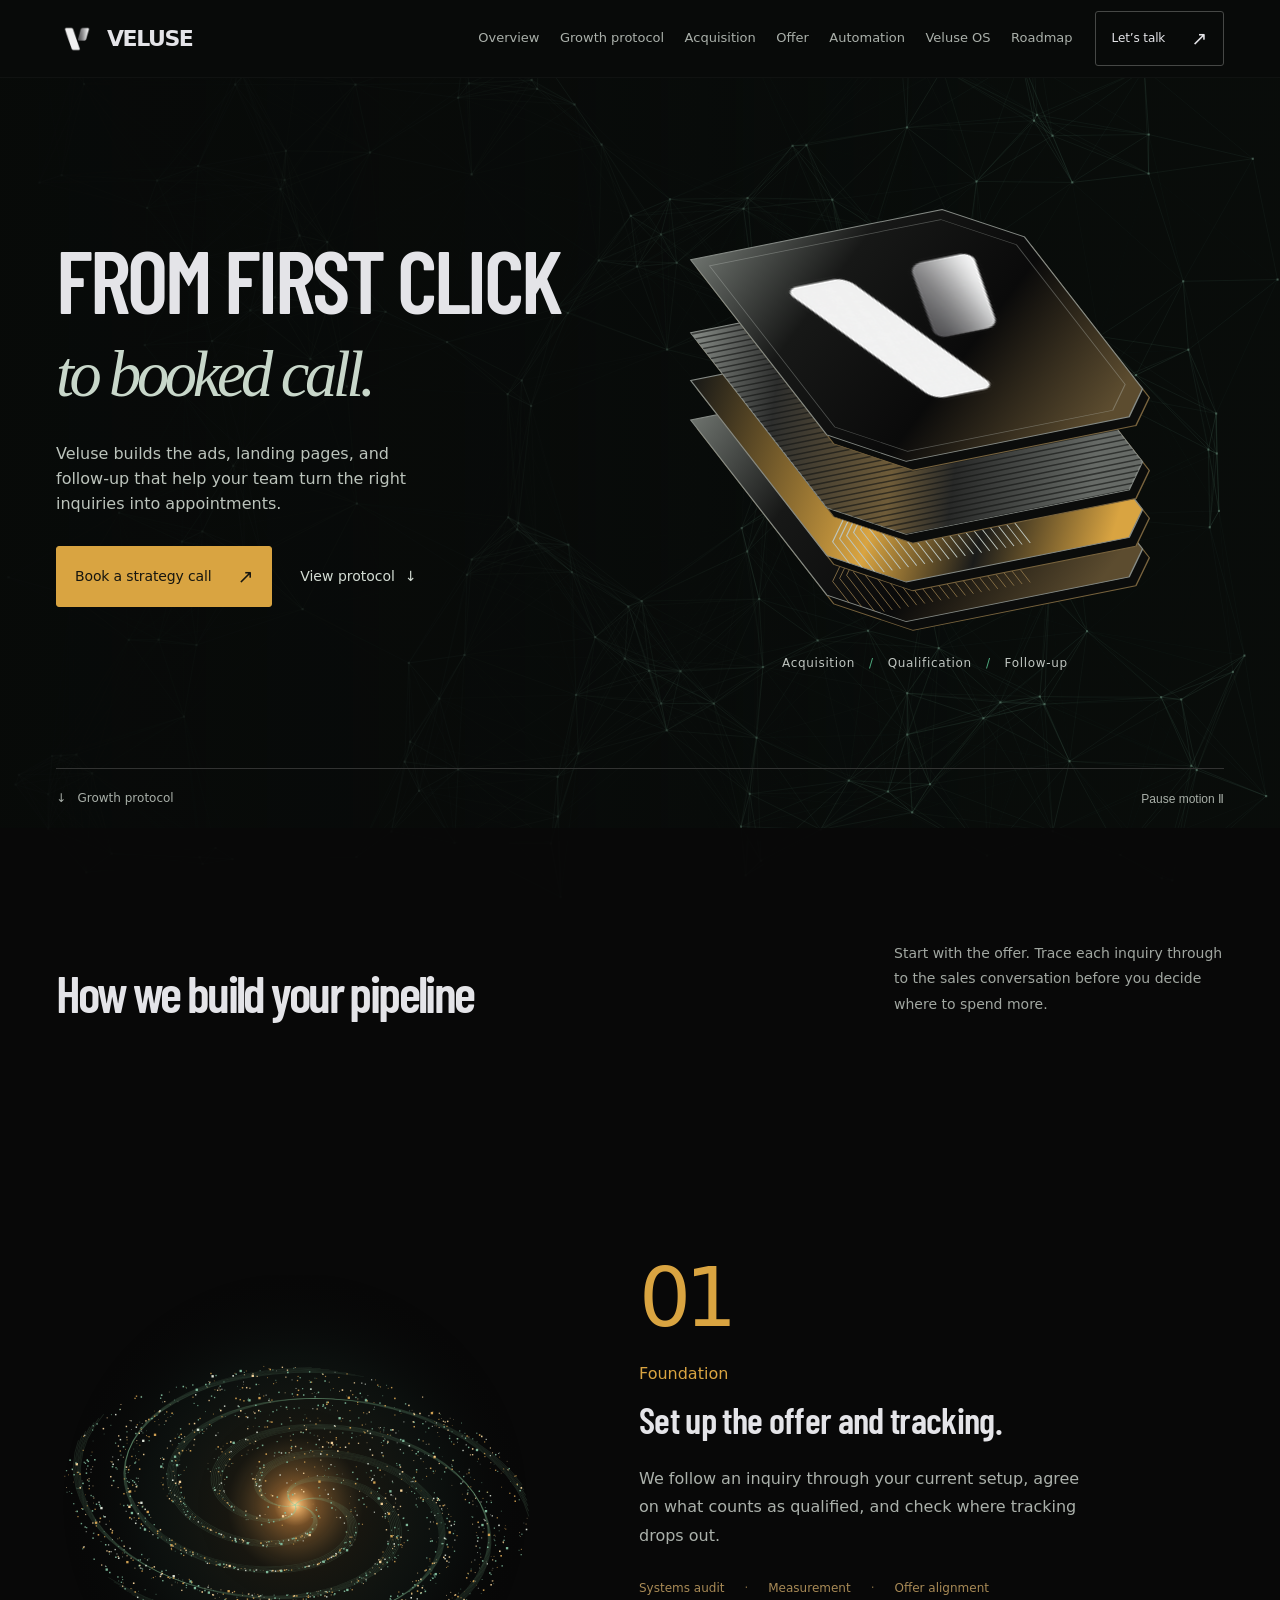
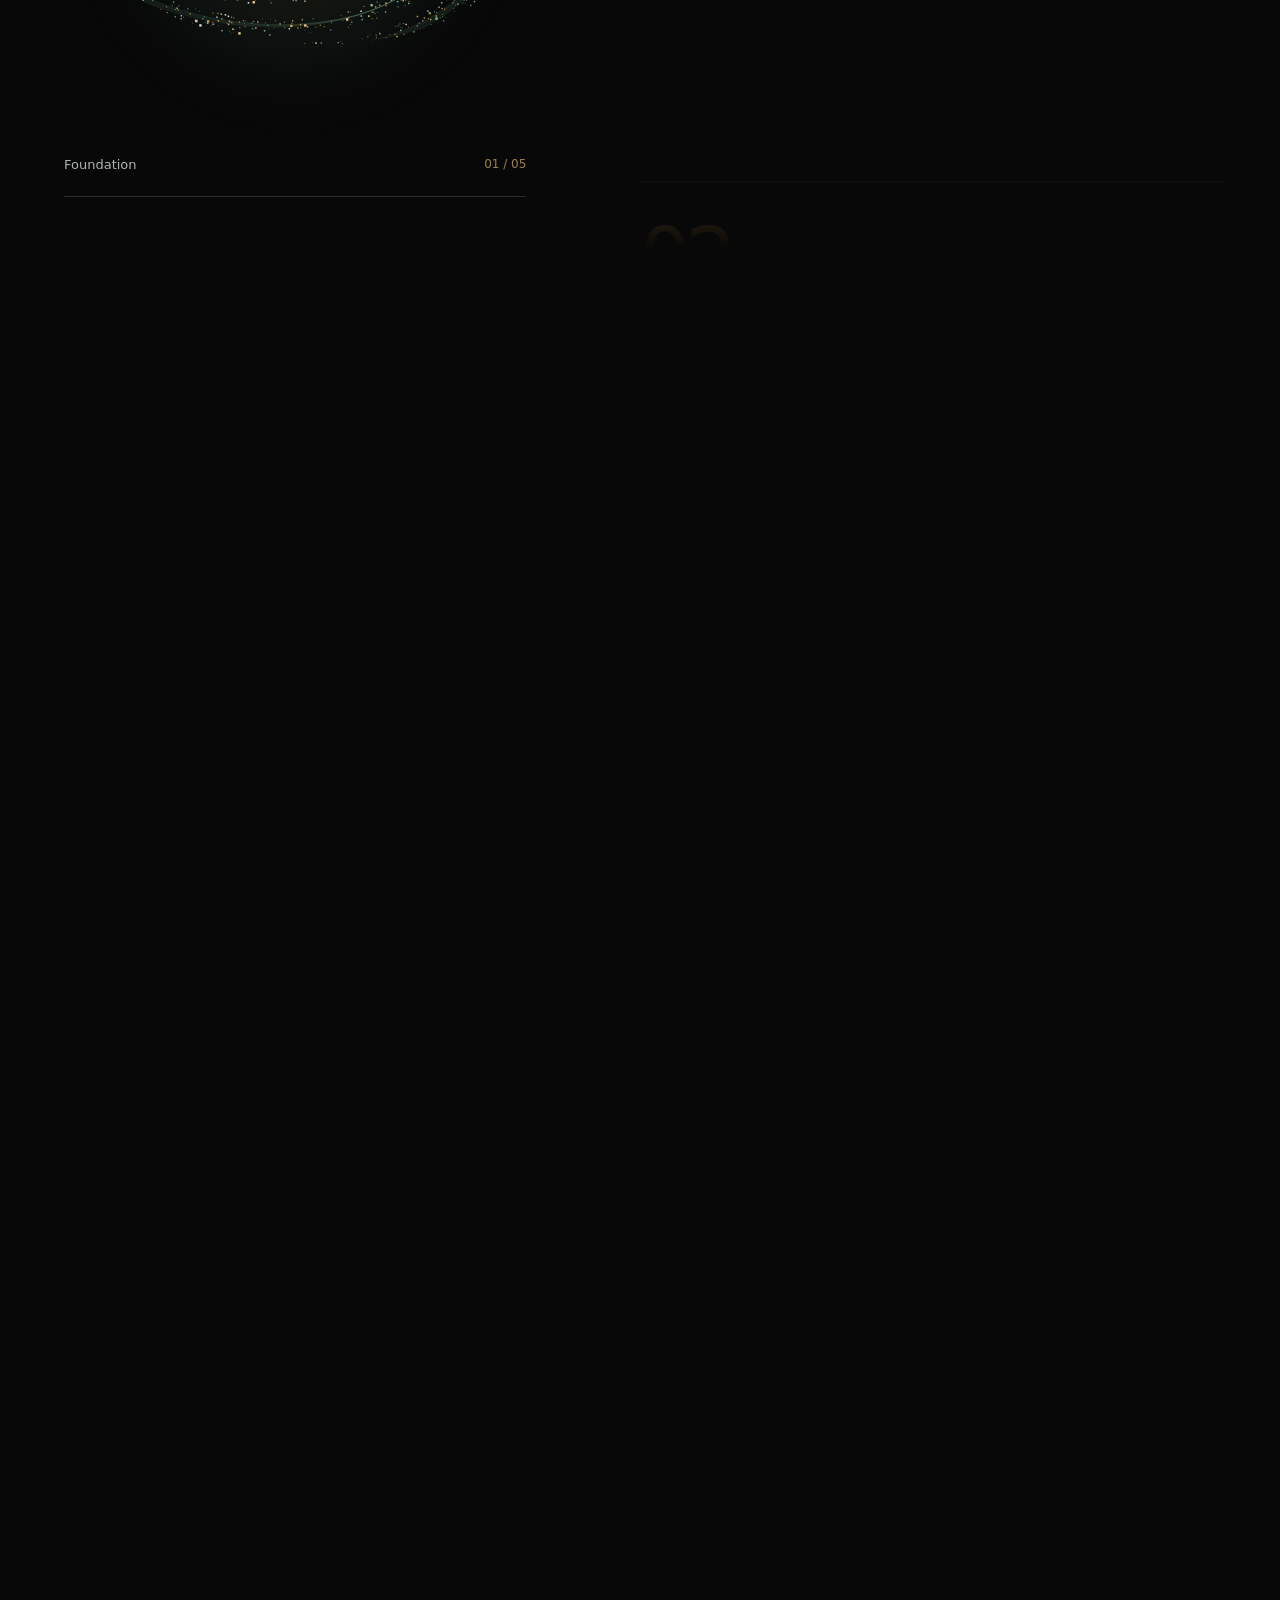
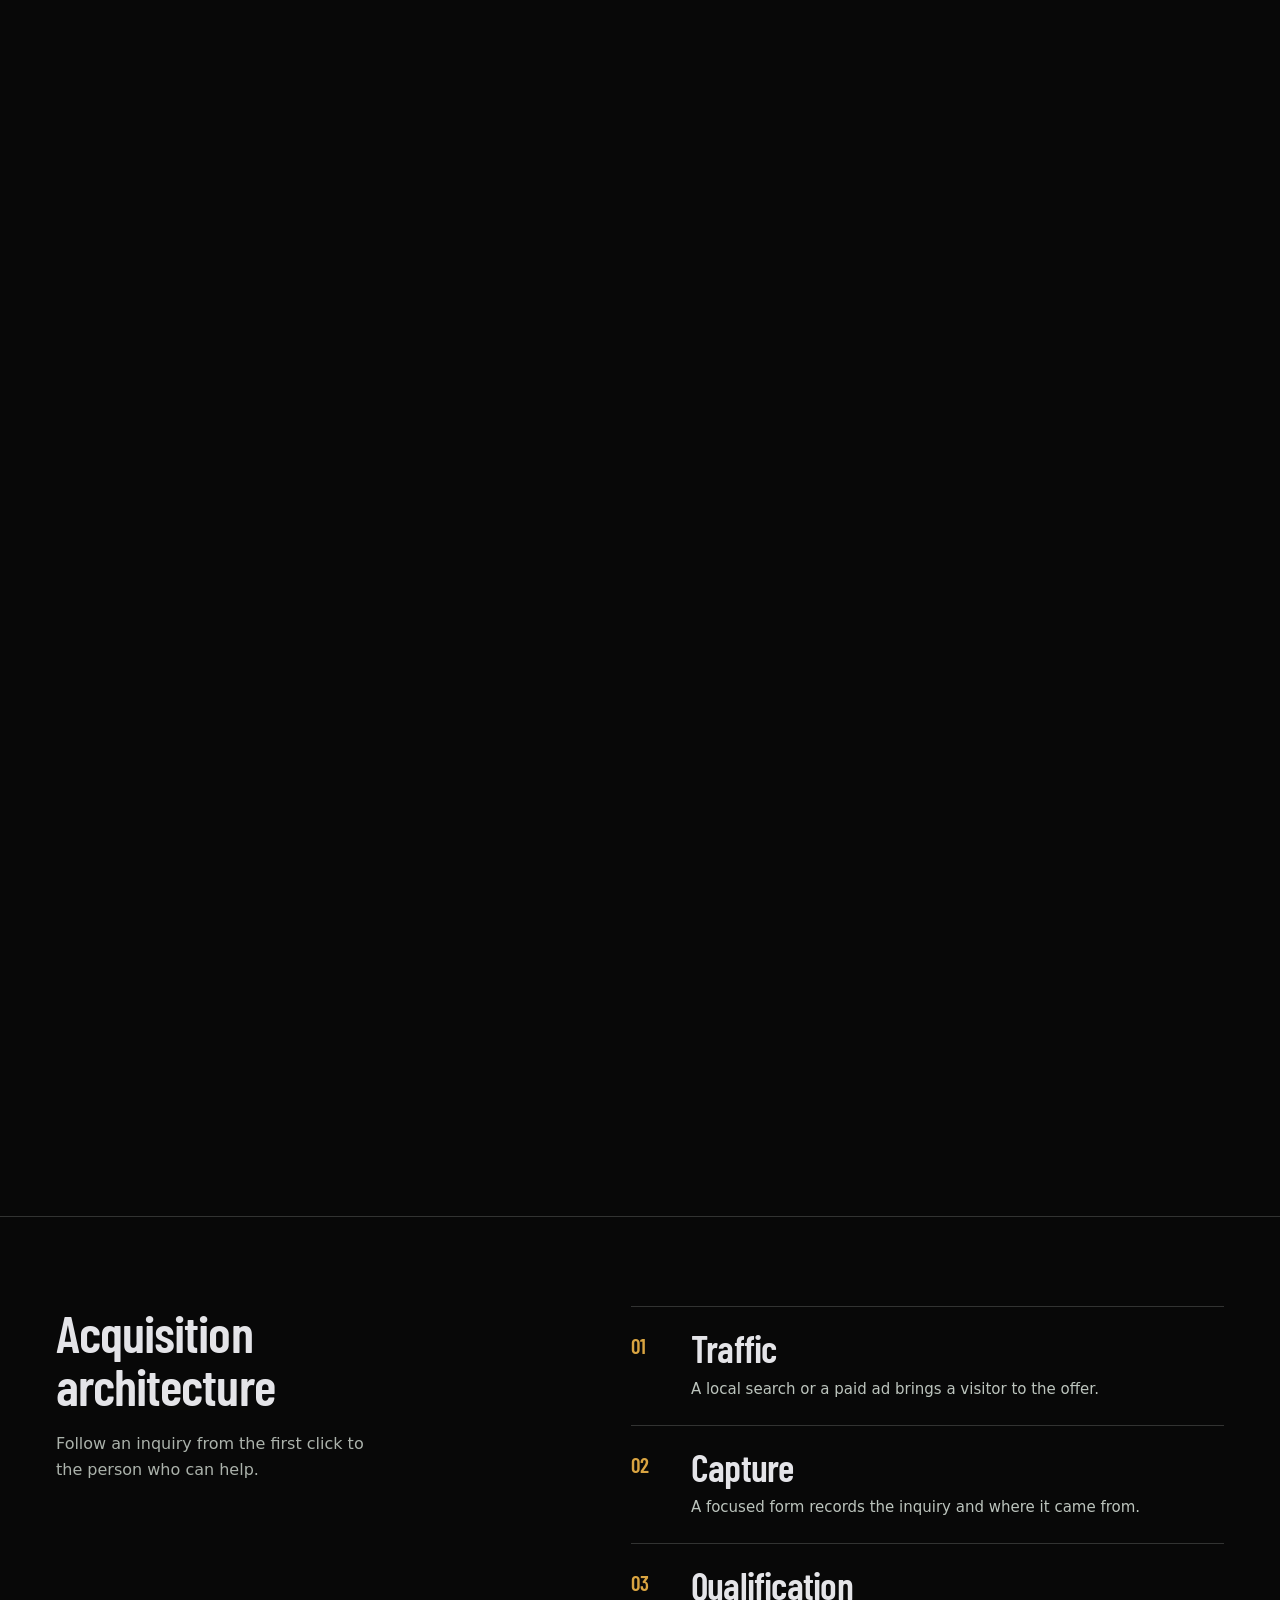
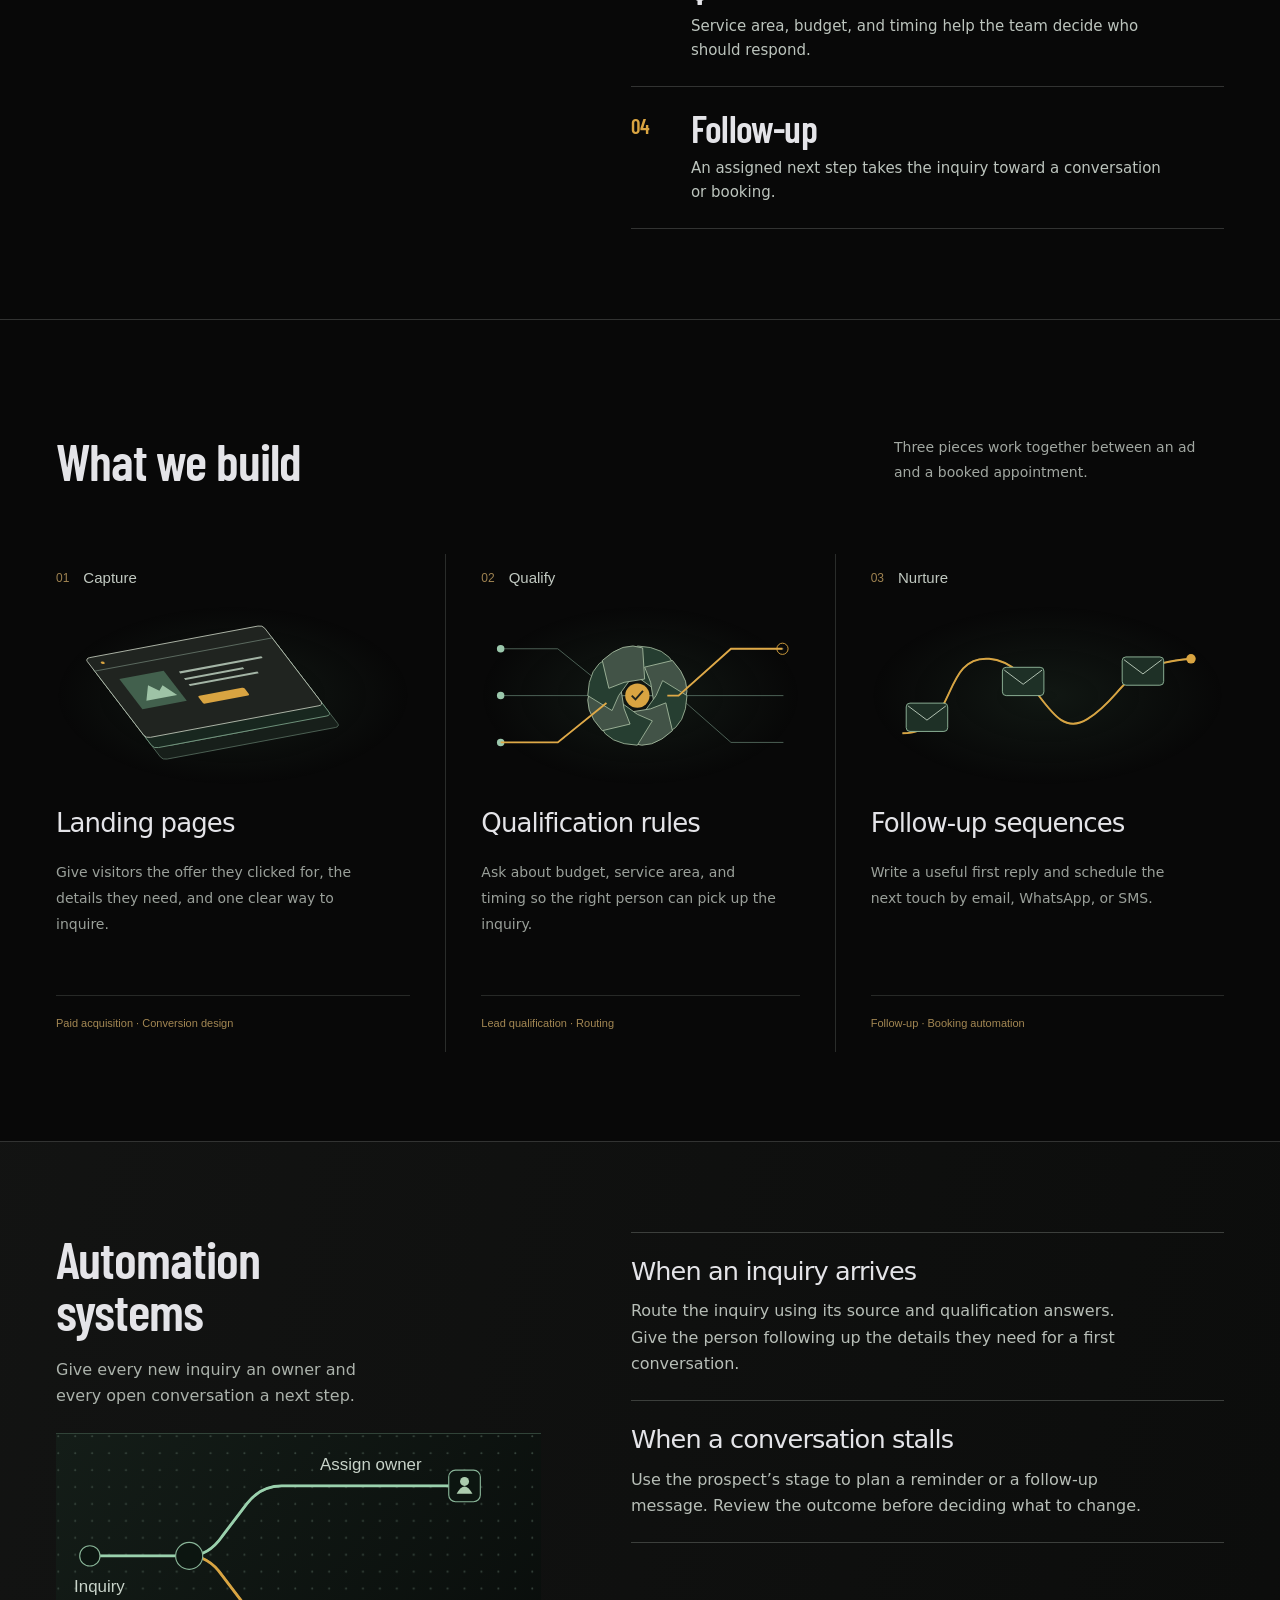
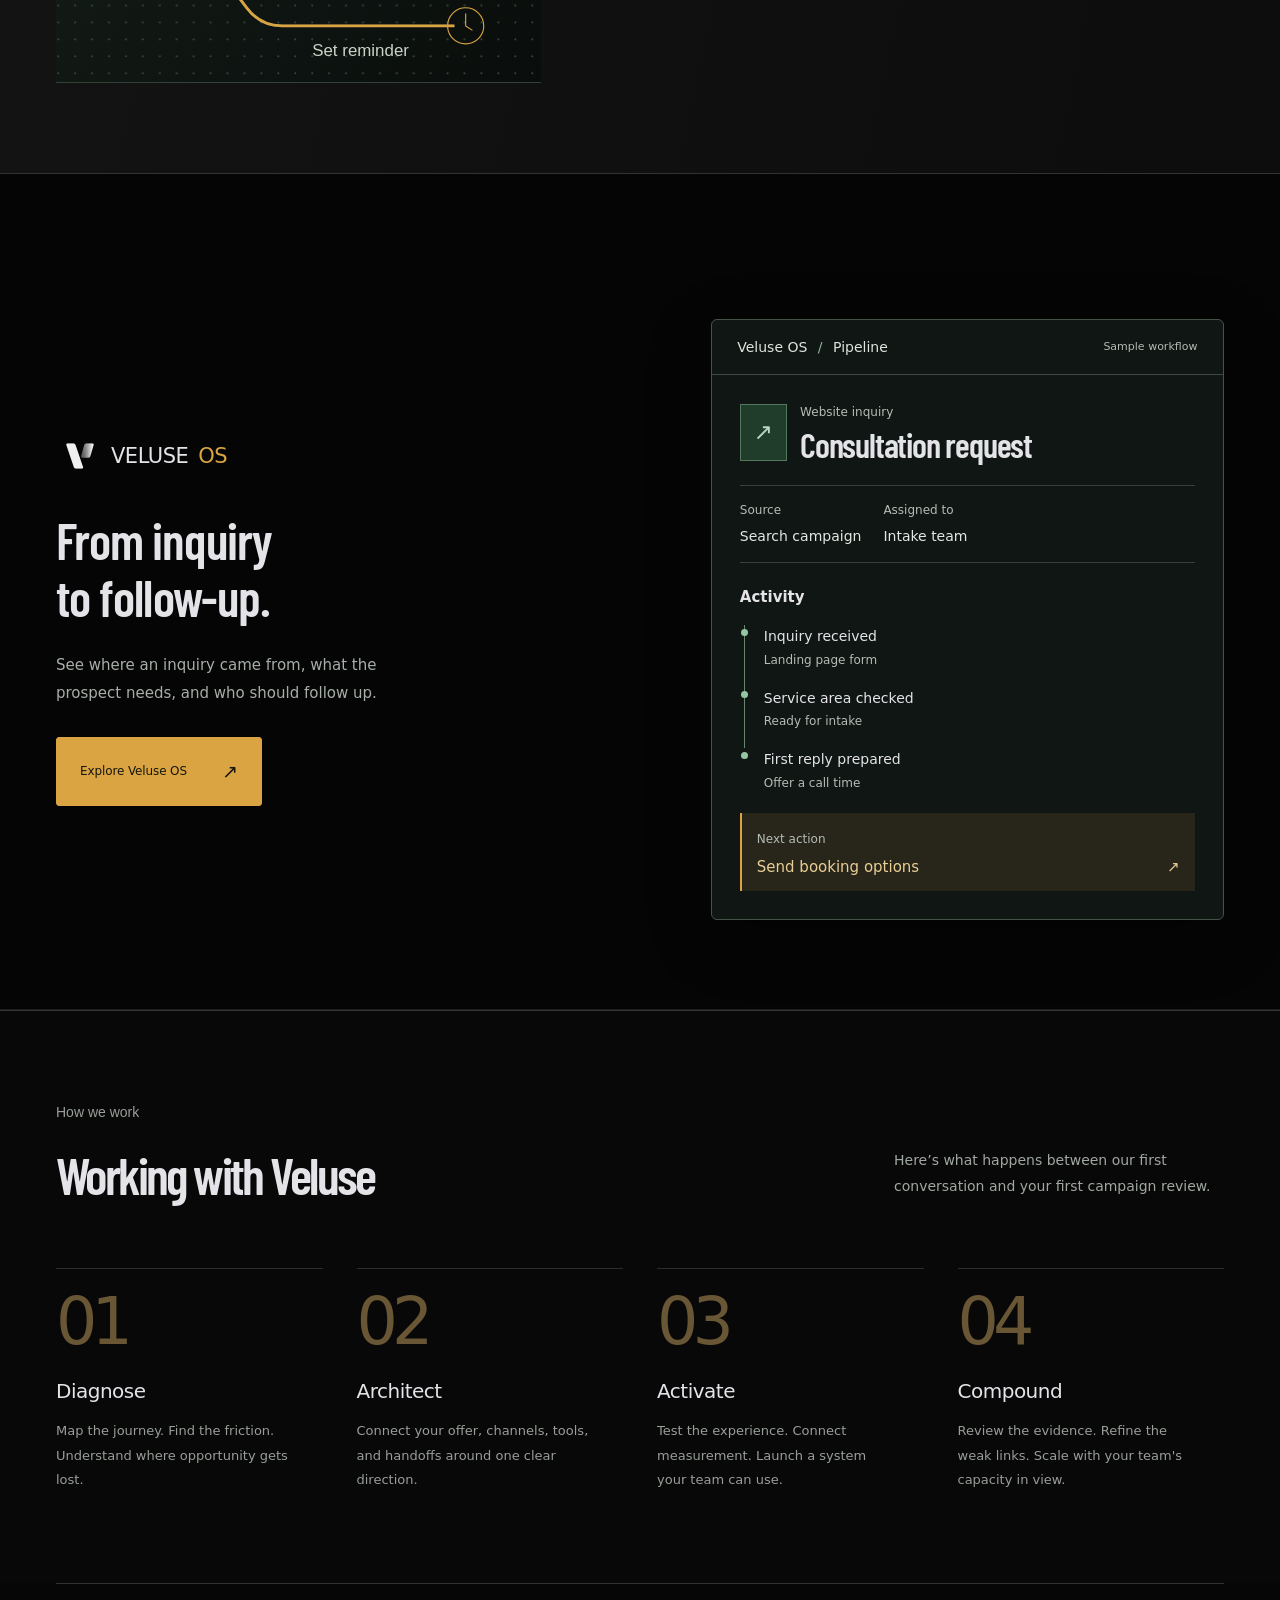
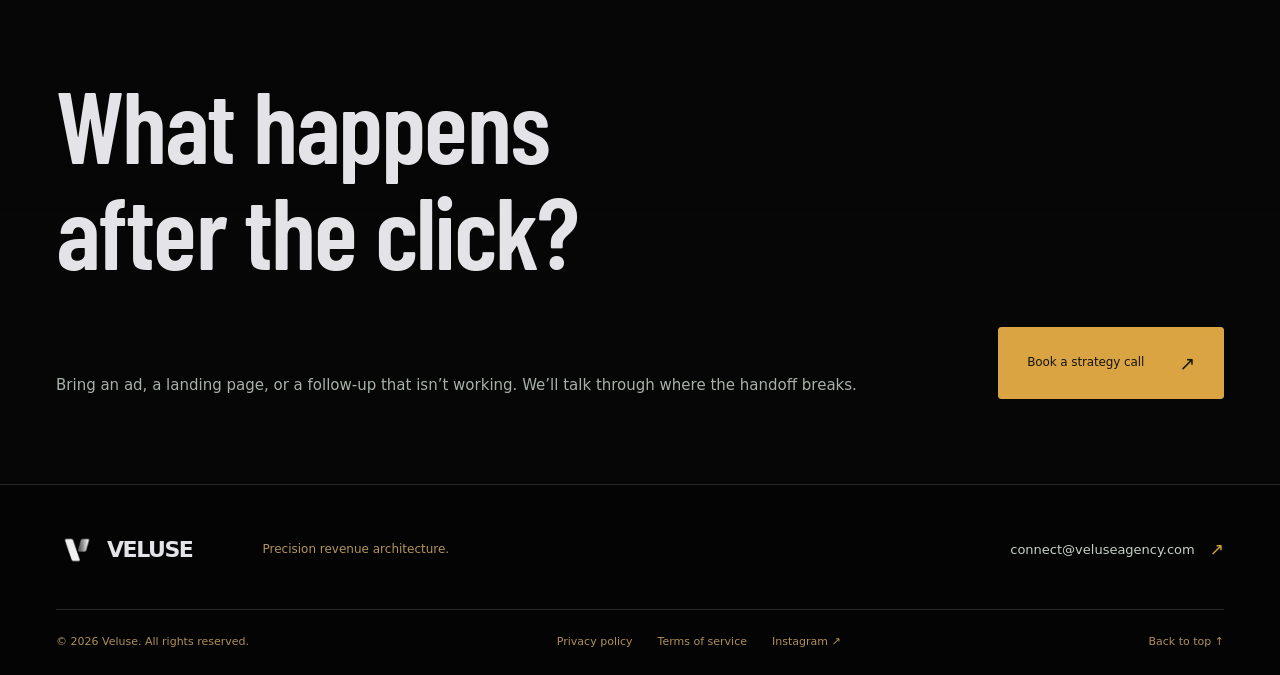
<file: index.html>
<!doctype html>
<html lang="en">
<head>
  <meta charset="utf-8">
  <meta name="viewport" content="width=device-width, initial-scale=1">
  <meta name="theme-color" content="#040404">
  <title>VELUSE — Precision Revenue Architecture</title>
  <meta name="description" content="Veluse connects paid campaigns, landing pages, and follow-up for businesses that sell through appointments.">
  <meta property="og:title" content="Veluse — From first click to booked call.">
  <meta property="og:description" content="Paid acquisition, qualification, and follow-up for appointment-led businesses.">
  <meta property="og:type" content="website">
  <meta property="og:url" content="https://veluseagency.com/">
  <meta property="og:image" content="https://veluseagency.com/assets/social-card.png">
  <meta name="twitter:card" content="summary_large_image">
  <link rel="canonical" href="https://veluseagency.com/">
  <link rel="icon" href="/favicon.png" type="image/png">
  <link rel="stylesheet" href="/assets/site.css">
  <link rel="stylesheet" href="/assets/refinement.css">
  <script src="/assets/site.js" defer></script>
  <script src="/assets/neural.js" defer></script>
  <script src="/assets/protocol.js" defer></script>
  <script src="/assets/field.js" defer></script>
  <script src="/assets/wafer.js" defer></script>
  <link rel="stylesheet" href="/assets/sequence.css">
</head>
<body>
  <a class="skip-link" href="#main">Skip to content</a>
  <div class="neural-backdrop" aria-hidden="true"><canvas id="telemetryCanvas"></canvas></div>
  <header class="site-header">
    <div class="header-inner wrap">
      <a href="#overview" class="wordmark" aria-label="Veluse home"><img src="/favicon.png" alt="" width="42" height="42">VELUSE</a>
      <nav id="primary-nav" aria-label="Main navigation"><a href="#overview">Overview</a><a href="#protocol">Growth protocol</a><a href="#architecture">Acquisition</a><a href="#infrastructure">Offer</a><a href="#automation">Automation</a><a href="#os">Veluse OS</a><a href="#roadmap">Roadmap</a></nav>
      <button class="button button-small header-cta" data-contact>Let’s talk <span aria-hidden="true">↗</span></button>
      <button class="menu-toggle" aria-expanded="false" aria-controls="primary-nav" aria-label="Open navigation"><span></span><span></span></button>
    </div>
  </header>
  <main id="main">
    <section class="hero opening" id="overview" aria-labelledby="hero-title">
      <div class="opening-grid wrap">
        <div class="opening-copy">
          <h1 id="hero-title"><strong>From first click<br><em>to booked call.</em></strong></h1>
          <p>Veluse builds the ads, landing pages, and follow-up that help your team turn the right inquiries into appointments.</p>
          <div class="opening-actions"><button class="button button-primary" data-contact>Book a strategy call <span aria-hidden="true">↗</span></button><a href="#protocol">View protocol <span aria-hidden="true">↓</span></a></div>
        </div>
        <figure class="opening-art"><svg class="plate-stack" viewBox="30 68 590 475" role="img" aria-label="The Veluse mark on an exploded stack of acquisition layers"><use class="ply ply-1" href="/assets/assembly.svg#ply-1"/>
<use class="ply ply-2" href="/assets/assembly.svg#ply-2"/>
<use class="ply ply-3" href="/assets/assembly.svg#ply-3"/>
<use class="ply ply-4" href="/assets/assembly.svg#ply-4"/>
<use class="ply ply-5" href="/assets/assembly.svg#ply-5"/></svg><figcaption><span>Acquisition</span><span>Qualification</span><span>Follow-up</span></figcaption></figure>
      </div>
      <div class="opening-foot wrap"><a href="#protocol">↓ &nbsp; Growth protocol</a><button class="motion-toggle" aria-pressed="false">Pause motion Ⅱ</button></div>
    </section>



    <section id="protocol" class="protocol section-pad">
      <div class="wrap"><div class="section-heading reveal"><h2>How we build your pipeline</h2><p>Start with the offer. Trace each inquiry through to the sales conversation before you decide where to spend more.</p></div></div>
      <div class="protocol-story" data-protocol-story>
        <div class="story-sticky wrap">
          <figure class="story-stage" aria-label="The five phases of the Veluse Growth Protocol"><div class="story-art"><canvas class="phase-field" aria-hidden="true"></canvas><svg viewBox="0 0 600 460" aria-hidden="true"><defs><linearGradient id="story-colour" x2="1" y2=".6"><stop stop-color="#d9a441"/><stop offset=".6" stop-color="#d9a441"/><stop offset="1" stop-color="#d9a441"/></linearGradient></defs><g class="story-scene active" data-scene="0"><g class="construction" fill="none" stroke="#4e4028"><path d="M90 65h420M90 395h420M135 20v420M465 20v420M90 230h420M300 20v420"/><path d="M135 65h330v330H135z"/><path d="m135 65 330 330M465 65 135 395"/></g><g fill="none" stroke="url(#story-colour)" stroke-width="2"><path class="story-trace" pathLength="1" d="M135 65h330v330H135z"/><path class="story-trace trace-late" pathLength="1" d="M180 110h240v240H180z"/><path class="story-trace trace-late" pathLength="1" d="M225 155h150v150H225z"/></g><image href="/favicon.png" x="244" y="174" width="112" height="112"/><path class="story-scan" d="M105 230h390" stroke="#d9a441" opacity=".65"/></g><g class="story-scene" data-scene="1"><g class="construction" fill="none" stroke="#2d2f2d"><circle cx="300" cy="230" r="185"/><path d="M70 230h460M300 20v420"/></g><g fill="none" stroke="url(#story-colour)" stroke-width="2"><path class="story-trace" pathLength="1" d="M300 175a55 55 0 1 1-.1 0"/><path class="story-trace" pathLength="1" d="M300 125a105 105 0 1 1-.1 0"/><path class="story-trace trace-late" pathLength="1" d="M300 75a155 155 0 1 1-.1 0"/><path class="story-trace trace-late" pathLength="1" d="M300 30a200 200 0 1 1-.1 0"/></g><image href="/favicon.png" x="263" y="193" width="74" height="74"/><circle class="story-light" cx="455" cy="230" r="5" fill="#d9a441"/><circle class="story-light" cx="145" cy="230" r="5" fill="#d9a441"/></g><g class="story-scene" data-scene="2"><g fill="none" stroke="#473b24"><path d="M70 70h100l140 160h220M70 150h100l140 80M70 230h460M70 310h100l140-80M70 390h100l140-160"/></g><g class="acquisition-streams" fill="none" stroke="url(#story-colour)" stroke-width="2"><path class="story-trace" pathLength="1" d="M70 70h100l140 160h220"/><path class="story-trace" pathLength="1" d="M70 150h100l140 80h220"/><path class="story-trace" pathLength="1" d="M70 230h460"/><path class="story-trace" pathLength="1" d="M70 310h100l140-80h220"/><path class="story-trace" pathLength="1" d="M70 390h100l140-160h220"/></g><g fill="#090a09" stroke="#74603b"><circle cx="70" cy="70" r="8"/><circle cx="70" cy="150" r="8"/><circle cx="70" cy="230" r="8"/><circle cx="70" cy="310" r="8"/><circle cx="70" cy="390" r="8"/><path d="m310 200 30 30-30 30-30-30z"/><circle cx="530" cy="230" r="14" stroke="#d9a441"/></g><path class="story-scan" d="M300 40v380" stroke="#d9a441" opacity=".5"/></g><g class="story-scene" data-scene="3"><path d="M150 120h300v220H150z" fill="none" stroke="#473b24"/><path class="story-trace" pathLength="1" d="M150 120h300v220H150z" fill="none" stroke="url(#story-colour)" stroke-width="2"/><g class="journey-node node-a"><circle cx="150" cy="120" r="22"/><path d="m140 120 7 7 14-15"/></g><g class="journey-node node-b"><circle cx="450" cy="120" r="22"/><path d="m440 120 7 7 14-15"/></g><g class="journey-node node-c"><circle cx="450" cy="340" r="22"/><path d="m440 340 7 7 14-15"/></g><g class="journey-node node-d"><circle cx="150" cy="340" r="22"/><path d="m140 340 7 7 14-15"/></g><image href="/favicon.png" x="244" y="174" width="112" height="112"/></g><g class="story-scene" data-scene="4"><g class="construction" fill="none" stroke="#473b24"><path d="M100 370h420M100 370V70M100 270h420M100 170h420M200 70v300M300 70v300M400 70v300M500 70v300"/></g><g fill="none" stroke="url(#story-colour)" stroke-width="2"><path class="story-trace" pathLength="1" d="M100 370h100V295h100v-75h100v-75h100V70"/><path class="story-trace trace-late" pathLength="1" d="m100 370 400-300"/></g><g class="scale-bar bar-a"><path d="M160 370v-75h40v75z"/></g><g class="scale-bar bar-b"><path d="M260 370V220h40v150z"/></g><g class="scale-bar bar-c"><path d="M360 370V145h40v225z"/></g><g class="scale-bar bar-d"><path d="M460 370V70h40v300z"/></g><circle class="story-light" cx="500" cy="70" r="6" fill="#d9a441"/></g></svg></div><figcaption><span class="story-current">Foundation</span><span class="story-count">01 / 05</span></figcaption><div class="story-meter" aria-hidden="true"><span></span></div></figure>
          <div class="story-window"><div class="story-track"><article class="story-chapter active" data-chapter="0"><span class="chapter-number">01</span><p class="chapter-name">Foundation</p><h3>Set up the offer and tracking.</h3><p class="chapter-description">We follow an inquiry through your current setup, agree on what counts as qualified, and check where tracking drops out.</p><ul class="chapter-tags"><li>Systems audit</li><li>Measurement</li><li>Offer alignment</li></ul></article><article class="story-chapter" data-chapter="1"><span class="chapter-number">02</span><p class="chapter-name">Awareness</p><h3>Choose an audience and message.</h3><p class="chapter-description">We choose who the campaign should reach and what they need to know before they will ask for a call.</p><ul class="chapter-tags"><li>Brand positioning</li><li>Creative strategy</li><li>Audience research</li></ul></article><article class="story-chapter" data-chapter="2"><span class="chapter-number">03</span><p class="chapter-name">Acquisition</p><h3>Connect the campaign to the offer.</h3><p class="chapter-description">Each ad leads to a page that answers the same question. The form gives your team a reason and a route to follow up.</p><ul class="chapter-tags"><li>Paid campaigns</li><li>Landing pages</li><li>Lead qualification</li></ul></article><article class="story-chapter" data-chapter="3"><span class="chapter-number">04</span><p class="chapter-name">Nurturing</p><h3>Follow up while the inquiry is fresh.</h3><p class="chapter-description">We write the first reply, set a reminder, and decide who owns the next conversation.</p><ul class="chapter-tags"><li>Follow-up flows</li><li>Lead routing</li><li>Booking journey</li></ul></article><article class="story-chapter" data-chapter="4"><span class="chapter-number">05</span><p class="chapter-name">Scaling</p><h3>Expand the channels that convert.</h3><p class="chapter-description">We compare lead quality and bookings across channels, then adjust spend to match the appointments your team can handle.</p><ul class="chapter-tags"><li>Conversion review</li><li>Budget planning</li><li>Continuous improvement</li></ul></article></div></div>
        </div>
      </div>
    </section>
<section id="architecture" class="line-section section-pad"><div class="wrap line-layout"><div><h2>Acquisition <br>architecture</h2><p>Follow an inquiry from the first click to the person who can help.</p></div><ol class="route-sequence"><li><span class="route-number" aria-hidden="true">01</span><div><h3>Traffic</h3><p>A local search or a paid ad brings a visitor to the offer.</p></div></li>
<li><span class="route-number" aria-hidden="true">02</span><div><h3>Capture</h3><p>A focused form records the inquiry and where it came from.</p></div></li>
<li><span class="route-number" aria-hidden="true">03</span><div><h3>Qualification</h3><p>Service area, budget, and timing help the team decide who should respond.</p></div></li>
<li><span class="route-number" aria-hidden="true">04</span><div><h3>Follow-up</h3><p>An assigned next step takes the inquiry toward a conversation or booking.</p></div></li></ol></div></section>
<section id="infrastructure" class="architecture section-pad">
      <div class="wrap">

        <div class="section-heading reveal"><h2>What we build</h2><p>Three pieces work together between an ad and a booked appointment.</p></div>
        <div class="system-grid">
          <article class="system-module reveal"><div class="module-top"><span>01</span><span>Capture</span></div><div class="system-schema" aria-hidden="true"><svg class="service-drawing" viewBox="0 0 340 190" fill="none" aria-hidden="true"><g transform="translate(154 98) matrix(.96 -.18 .49 .64 0 0)">
<g class="float-back"><rect x="-99" y="-66" width="196" height="140" rx="5" fill="#171f1a" stroke="#526759"/><path d="M-81 46H58m-139 9h95" stroke="#67806d"/></g>
<g class="float-mid"><rect x="-99" y="-79" width="196" height="134" rx="5" fill="#18271f" stroke="#769c83"/><path d="M-80 -57H60m-140 13H31" stroke="#779481"/></g>
<g class="float-face"><rect x="-99" y="-94" width="196" height="132" rx="5" fill="#202420" stroke="#b9c1b3"/><path d="M-99 -73H97" stroke="#617166"/><circle cx="-85" cy="-83" r="2" fill="#d9a441"/><rect x="-81" y="-55" width="49" height="50" fill="#42604d"/><path d="M-71 -16l13-22 7 11 7-7 7 18Z" fill="#9ec3a6"/><path d="M-18 -48H73m-91 11h65m-65 10h76" stroke="#a4b5a6" stroke-width="3"/><rect x="-18" y="-9" width="51" height="13" rx="2" fill="#d9a441"/></g></g></svg></div><h3>Landing pages</h3><p>Give visitors the offer they clicked for, the details they need, and one clear way to inquire.</p><div class="module-footer">Paid acquisition · Conversion design</div></article>
          <article class="system-module reveal"><div class="module-top"><span>02</span><span>Qualify</span></div><div class="system-schema" aria-hidden="true"><svg class="service-drawing" viewBox="0 0 340 190" fill="none" aria-hidden="true"><g stroke="#51665a"><path d="M20 45H82L144 95H210l57 -50h56M20 95h303M20 145H82l62 -50h66l57 50h56"/></g><g fill="#9bc8ac"><circle cx="21" cy="45" r="4"/><circle cx="21" cy="95" r="4"/><circle cx="21" cy="145" r="4"/></g>
<g transform="translate(167 95)"><g class="iris-turn"><path transform="rotate(0)" d="M0 -53Q31 -52 40 -32L18 -7 0 -20 -16 -27Z" fill="#263e31" stroke="#a5ba9f" stroke-width=".9"/><path transform="rotate(45)" d="M0 -53Q31 -52 40 -32L18 -7 0 -20 -16 -27Z" fill="#425347" stroke="#a5ba9f" stroke-width=".9"/><path transform="rotate(90)" d="M0 -53Q31 -52 40 -32L18 -7 0 -20 -16 -27Z" fill="#263e31" stroke="#a5ba9f" stroke-width=".9"/><path transform="rotate(135)" d="M0 -53Q31 -52 40 -32L18 -7 0 -20 -16 -27Z" fill="#425347" stroke="#a5ba9f" stroke-width=".9"/><path transform="rotate(180)" d="M0 -53Q31 -52 40 -32L18 -7 0 -20 -16 -27Z" fill="#263e31" stroke="#a5ba9f" stroke-width=".9"/><path transform="rotate(225)" d="M0 -53Q31 -52 40 -32L18 -7 0 -20 -16 -27Z" fill="#425347" stroke="#a5ba9f" stroke-width=".9"/><path transform="rotate(270)" d="M0 -53Q31 -52 40 -32L18 -7 0 -20 -16 -27Z" fill="#263e31" stroke="#a5ba9f" stroke-width=".9"/><path transform="rotate(315)" d="M0 -53Q31 -52 40 -32L18 -7 0 -20 -16 -27Z" fill="#425347" stroke="#a5ba9f" stroke-width=".9"/></g><circle r="13" fill="#d9a441"/><path d="m-6 0 4 4 8-9" stroke="#22251c" stroke-width="2"/></g><path class="flow-ink" pathLength="1" d="M21 145H82l52 -42m65 -8h12l56 -50h55" stroke="#dfa947" stroke-width="2"/><circle cx="322" cy="45" r="6" stroke="#d9a441"/></svg></div><h3>Qualification rules</h3><p>Ask about budget, service area, and timing so the right person can pick up the inquiry.</p><div class="module-footer">Lead qualification · Routing</div></article>
          <article class="system-module reveal"><div class="module-top"><span>03</span><span>Nurture</span></div><div class="system-schema" aria-hidden="true"><svg class="service-drawing" viewBox="0 0 340 190" fill="none" aria-hidden="true"><path d="M16 135 C75 135 56 52 108 56 S170 146 212 120 245 62 322 56" stroke="#556c5b" stroke-width="1.5"/><path class="flow-ink" pathLength="1" d="M16 135 C75 135 56 52 108 56 S170 146 212 120 245 62 322 56" stroke="#d9a441" stroke-width="2"/><g transform="translate(42 118)"><g class="letter letter-0"><rect x="-22" y="-15" width="44" height="30" rx="4" fill="#1e3026" stroke="#91b69b"/><path d="m-20 -12 20 15 20-15" stroke="#b9c9b9"/></g></g><g transform="translate(144 80)"><g class="letter letter-1"><rect x="-22" y="-15" width="44" height="30" rx="4" fill="#1e3026" stroke="#91b69b"/><path d="m-20 -12 20 15 20-15" stroke="#b9c9b9"/></g></g><g transform="translate(271 69)"><g class="letter letter-2"><rect x="-22" y="-15" width="44" height="30" rx="4" fill="#1e3026" stroke="#91b69b"/><path d="m-20 -12 20 15 20-15" stroke="#b9c9b9"/></g></g><circle cx="322" cy="56" r="5" fill="#d9a441"/></svg></div><h3>Follow-up sequences</h3><p>Write a useful first reply and schedule the next touch by email, WhatsApp, or SMS.</p><div class="module-footer">Follow-up · Booking automation</div></article>
        </div>
      </div>
    </section>
<section id="automation" class="automation-panel section-pad"><div class="wrap line-layout"><div><h2>Automation <br>systems</h2><p>Give every new inquiry an owner and every open conversation a next step.</p><figure class="switchboard" aria-label="A new inquiry is assigned to its owner. A waiting inquiry gets a reminder."><svg viewBox="0 0 430 220" aria-hidden="true"><defs><pattern id="board-dots" width="15" height="15" patternUnits="userSpaceOnUse"><circle cx="2" cy="2" r=".9" fill="#38473e"/></pattern></defs><rect width="430" height="220" fill="url(#board-dots)"/><g fill="none" stroke="#587163" stroke-width="2"><path d="M30 108h88q17 0 29-17l22-29q12-16 31-16h153"/><path d="M118 108q17 0 29 17l22 29q12 16 31 16h153"/></g><g fill="none" stroke-width="2.5"><path class="flow-ink" pathLength="1" d="M30 108h88q17 0 29-17l22-29q12-16 31-16h153" stroke="#9ad1ad"/><path class="flow-ink branch" pathLength="1" d="M118 108q17 0 29 17l22 29q12 16 31 16h153" stroke="#d9a441"/></g><g fill="#0c1510" stroke="#89b598"><circle cx="30" cy="108" r="9"/><circle cx="118" cy="108" r="12"/><rect x="348" y="32" width="28" height="28" rx="6"/></g><g fill="none" stroke="#d9a441"><circle cx="363" cy="170" r="16"/><path d="M363 159v11l6 4"/></g><circle cx="362" cy="42" r="4" fill="#acccae"/><path d="M355 53q7-13 14 0" fill="#acccae"/><g fill="#c8d3c9" font-family="Arial" font-size="15"><text x="16" y="140">Inquiry</text><text x="234" y="32">Assign owner</text><text x="227" y="197">Set reminder</text></g></svg></figure></div><div class="handoffs"><article><h3>When an inquiry arrives</h3><p>Route the inquiry using its source and qualification answers. Give the person following up the details they need for a first conversation.</p></article><article><h3>When a conversation stalls</h3><p>Use the prospect’s stage to plan a reminder or a follow-up message. Review the outcome before deciding what to change.</p></article></div></div></section>

    <section id="os" class="os-section section-pad">
      <div class="wrap">

        <div class="os-layout">
          <div class="os-copy reveal"><div class="os-lockup"><img src="/favicon.png" alt="" width="48" height="48"><span>VELUSE<span class="os-lockup-suffix">OS</span></span></div><h2>From inquiry<br>to follow-up.</h2><p>See where an inquiry came from, what the prospect needs, and who should follow up.</p><a class="button button-primary" href="https://os.veluseagency.com/">Explore Veluse OS <span aria-hidden="true">↗</span></a></div>
          <figure class="work-sample" aria-label="Illustrative Veluse OS inquiry record">
<figcaption><span>Veluse OS <b>/</b> Pipeline</span><small>Sample workflow</small></figcaption>
<div class="record"><div class="record-heading"><span class="record-symbol" aria-hidden="true">↗</span><div><p>Website inquiry</p><h3>Consultation request</h3></div></div>
<dl><div><dt>Source</dt><dd>Search campaign</dd></div><div><dt>Assigned to</dt><dd>Intake team</dd></div></dl>
<h4>Activity</h4><ol class="record-log"><li><b>Inquiry received</b><span>Landing page form</span></li><li><b>Service area checked</b><span>Ready for intake</span></li><li><b>First reply prepared</b><span>Offer a call time</span></li></ol>
<div class="next-action"><span>Next action</span><strong>Send booking options <i aria-hidden="true">↗</i></strong></div></div></figure>
        </div>
      </div>
    </section>

    <section id="roadmap" class="roadmap section-pad"><div class="wrap"><div class="section-topline"><p class="eyebrow">How we work</p></div><div class="section-heading reveal"><h2>Working with Veluse</h2><p>Here’s what happens between our first conversation and your first campaign review.</p></div><ol class="roadmap-grid"><li class="reveal"><span class="roadmap-number">01</span><h3>Diagnose</h3><p>Map the journey. Find the friction. Understand where opportunity gets lost.</p></li><li class="reveal"><span class="roadmap-number">02</span><h3>Architect</h3><p>Connect your offer, channels, tools, and handoffs around one clear direction.</p></li><li class="reveal"><span class="roadmap-number">03</span><h3>Activate</h3><p>Test the experience. Connect measurement. Launch a system your team can use.</p></li><li class="reveal"><span class="roadmap-number">04</span><h3>Compound</h3><p>Review the evidence. Refine the weak links. Scale with your team's capacity in view.</p></li></ol></div></section>

    <section id="contact" class="contact-section"><div class="wrap contact-inner reveal"><h2>What happens<br>after the click?</h2><div class="contact-bottom"><p>Bring an ad, a landing page, or a follow-up that isn’t working. We’ll talk through where the handoff breaks.</p><button class="button button-primary" data-contact>Book a strategy call <span aria-hidden="true">↗</span></button></div></div></section>
  </main>
  <footer class="site-footer"><div class="wrap"><div class="footer-top"><a class="wordmark" href="#overview"><img src="/favicon.png" alt="" width="42" height="42">VELUSE</a><p>Precision revenue architecture.</p><a class="text-link" href="mailto:connect@veluseagency.com">connect@veluseagency.com <span aria-hidden="true">↗</span></a></div><div class="footer-bottom"><span>© <span id="year">2026</span> Veluse. All rights reserved.</span><div><button data-legal="privacy">Privacy policy</button><button data-legal="terms">Terms of service</button><a href="https://www.instagram.com/veluseagency" aria-label="Veluse on Instagram">Instagram ↗</a></div><a href="#overview">Back to top ↑</a></div></div></footer>
  <dialog id="contact-dialog" aria-labelledby="contact-title"><div class="dialog-content"><button class="dialog-close" data-close aria-label="Close contact form">×</button><p class="eyebrow">Start a conversation</p><h2 id="contact-title">Tell us about <em>your pipeline.</em></h2><p class="dialog-intro">What do you sell, who is it for, and where are inquiries getting stuck?</p><form id="contact-form"><div class="form-row"><label>Your name<input name="name" autocomplete="name" maxlength="120" required placeholder="Alex Taylor"></label><label>Organization<input name="organization" autocomplete="organization" maxlength="160" required placeholder="Your business"></label></div><label>Business email<input name="email" type="email" autocomplete="email" maxlength="254" required placeholder="alex@company.com"></label><label>Monthly revenue<select name="revenue" required><option value="" disabled selected>Select a range</option><option>&lt; $20K / mo</option><option>$20K - $50K / mo</option><option>$50K - $100K / mo</option><option>&gt; $100K / mo</option></select></label><label>What would you like to improve?<textarea name="bottlenecks" rows="3" maxlength="3000" required placeholder="Your goals, challenges, or the system you have in mind…"></textarea></label><p class="form-note">Please share business context only. Don’t include patient or sensitive personal information.</p><button class="button button-ink" id="submit-contact" type="submit">Request a conversation <span aria-hidden="true">↗</span></button><p id="form-status" role="status" aria-live="polite"></p></form><p class="contact-alternative">Prefer email? <a href="mailto:connect@veluseagency.com">connect@veluseagency.com</a></p></div></dialog>
  <dialog id="legal-dialog" aria-labelledby="legal-title"><div class="dialog-content"><button class="dialog-close" data-close aria-label="Close legal information">×</button><p class="eyebrow">Veluse / Legal</p><h2 id="legal-title">Privacy policy</h2><pre id="legal-body">Loading…</pre></div></dialog>

</body>
</html>
</file>
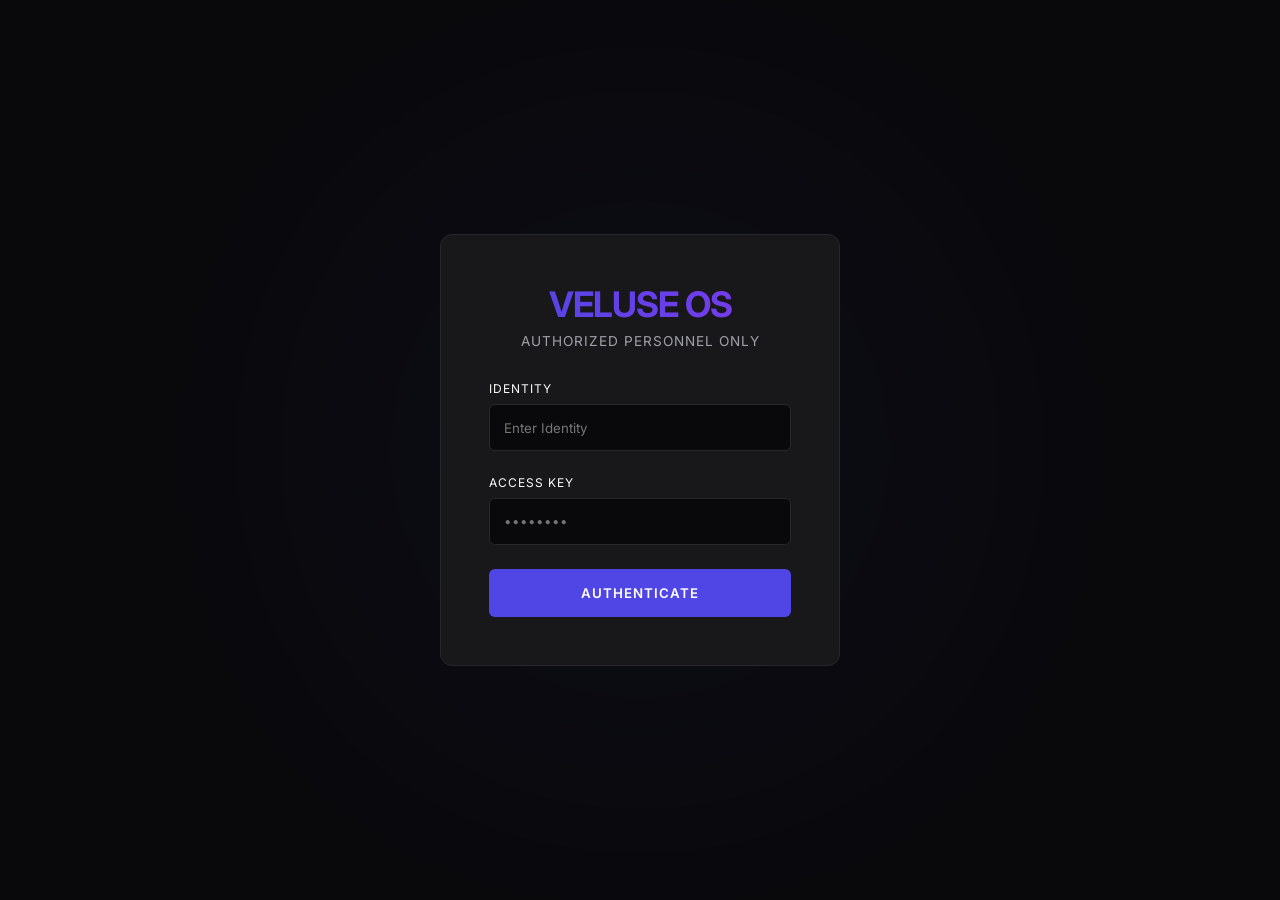
<file: public/sop.html>
<!DOCTYPE html>
<html lang="en">

<head>
    <meta charset="UTF-8">
    <meta name="viewport" content="width=device-width, initial-scale=1.0">
    <title>Veluse OS | Master Portal</title>
    <link href="https://fonts.googleapis.com/css2?family=Inter:wght@300;400;600;800&display=swap" rel="stylesheet">
    <style>
        :root {
            --void: #09090B;
            --surface: #18181B;
            --border: #27272A;
            --indigo: #4F46E5;
            --purple: #7C3AED;
            --heading: #FAFAFA;
            --text: #A1A1AA;
            --error: #EF4444;
        }

        * {
            margin: 0;
            padding: 0;
            box-sizing: border-box;
            font-family: 'Inter', sans-serif;
        }

        body {
            background-color: var(--void);
            color: var(--text);
            height: 100vh;
            overflow: hidden;
        }

        /* --- LOGIN GATEWAY --- */
        #login-view {
            height: 100vh;
            display: flex;
            justify-content: center;
            align-items: center;
            position: relative;
        }

        .glow {
            position: absolute;
            width: 400px;
            height: 400px;
            background: var(--indigo);
            filter: blur(180px);
            opacity: 0.15;
            border-radius: 50%;
            z-index: 1;
        }

        .login-card {
            background-color: var(--surface);
            border: 1px solid var(--border);
            padding: 3rem;
            border-radius: 12px;
            width: 400px;
            text-align: center;
            position: relative;
            z-index: 10;
        }

        .login-card h1 {
            background: linear-gradient(90deg, var(--indigo), var(--purple));
            -webkit-background-clip: text;
            -webkit-text-fill-color: transparent;
            font-size: 2.2rem;
            margin-bottom: 0.5rem;
            letter-spacing: -1px;
        }

        .login-card p {
            font-size: 0.85rem;
            margin-bottom: 2rem;
            letter-spacing: 1px;
            text-transform: uppercase;
        }

        .input-group {
            margin-bottom: 1.5rem;
            text-align: left;
        }

        .input-group label {
            display: block;
            font-size: 0.75rem;
            margin-bottom: 0.5rem;
            color: var(--heading);
            letter-spacing: 1px;
            text-transform: uppercase;
        }

        .input-group input {
            width: 100%;
            padding: 0.9rem;
            border-radius: 6px;
            background: var(--void);
            border: 1px solid var(--border);
            color: var(--heading);
            outline: none;
            transition: 0.3s;
        }

        .input-group input:focus {
            border-color: var(--indigo);
            box-shadow: 0 0 10px rgba(79, 70, 229, 0.2);
        }

        #error-msg {
            color: var(--error);
            font-size: 0.8rem;
            margin-bottom: 1rem;
            display: none;
        }

        .auth-btn {
            width: 100%;
            padding: 1rem;
            border: none;
            border-radius: 6px;
            background: var(--indigo);
            color: #fff;
            font-weight: 600;
            cursor: pointer;
            transition: 0.3s;
            letter-spacing: 1px;
        }

        .auth-btn:hover {
            background: var(--purple);
        }

        /* --- DASHBOARD APPLICATION --- */
        #app-view {
            display: none;
            height: 100vh;
            width: 100vw;
        }

        /* Sidebar */
        .sidebar {
            width: 280px;
            background-color: var(--surface);
            border-right: 1px solid var(--border);
            padding: 2rem 1.5rem;
            display: flex;
            flex-direction: column;
            height: 100vh;
        }

        .logo-area {
            margin-bottom: 3rem;
            text-align: center;
        }

        .logo-text {
            color: var(--heading);
            font-weight: 800;
            font-size: 1.5rem;
            letter-spacing: 2px;
        }

        .nav-links {
            display: flex;
            flex-direction: column;
            gap: 0.5rem;
        }

        .nav-item {
            color: var(--text);
            padding: 1rem;
            border-radius: 8px;
            cursor: pointer;
            font-size: 0.9rem;
            font-weight: 600;
            border: 1px solid transparent;
            transition: all 0.2s;
        }

        .nav-item:hover {
            background: rgba(79, 70, 229, 0.05);
            color: var(--heading);
        }

        .nav-item.active {
            background: rgba(79, 70, 229, 0.1);
            color: var(--heading);
            border: 1px solid var(--border);
            border-left: 3px solid var(--indigo);
        }

        /* Main Content */
        .main-content {
            flex: 1;
            padding: 4rem 6rem;
            overflow-y: auto;
            scroll-behavior: smooth;
        }

        .tab-content {
            display: none;
            animation: fadeIn 0.4s ease forwards;
            max-width: 900px;
            margin: 0 auto;
            padding-bottom: 5rem;
        }

        .tab-content.active {
            display: block;
        }

        @keyframes fadeIn {
            from {
                opacity: 0;
                transform: translateY(10px);
            }

            to {
                opacity: 1;
                transform: translateY(0);
            }
        }

        .page-header {
            margin-bottom: 3rem;
            border-bottom: 1px solid var(--border);
            padding-bottom: 2rem;
        }

        .page-header h1 {
            color: var(--heading);
            font-size: 2.5rem;
            margin-bottom: 0.5rem;
            letter-spacing: -1px;
        }

        .page-header h3 {
            color: var(--indigo);
            font-size: 1rem;
            text-transform: uppercase;
            letter-spacing: 2px;
        }

        .content-card {
            background: var(--surface);
            border: 1px solid var(--border);
            border-radius: 12px;
            padding: 2.5rem;
            margin-bottom: 2rem;
            position: relative;
            transition: 0.3s;
        }

        .content-card:hover {
            border-color: #3f3f46;
            transform: translateY(-2px);
            box-shadow: 0 10px 30px rgba(0, 0, 0, 0.2);
        }

        .content-card h2 {
            color: var(--heading);
            margin-bottom: 1.5rem;
            font-size: 1.4rem;
            display: flex;
            align-items: center;
            gap: 10px;
        }

        .content-card h2::before {
            content: '';
            display: block;
            width: 4px;
            height: 20px;
            background: var(--indigo);
            border-radius: 4px;
        }

        .content-card p,
        .content-card li {
            margin-bottom: 1rem;
            font-size: 1rem;
            line-height: 1.7;
        }

        .content-card ul {
            padding-left: 1.5rem;
            margin-bottom: 1rem;
        }

        /* Specialized Blocks */
        .script-block {
            background: var(--void);
            padding: 1.5rem;
            border-left: 2px solid var(--purple);
            border-radius: 0 8px 8px 0;
            margin: 1.5rem 0;
            color: var(--heading);
            font-style: italic;
        }

        .highlight-block {
            background: rgba(79, 70, 229, 0.05);
            border: 1px solid rgba(79, 70, 229, 0.2);
            padding: 1.5rem;
            border-radius: 8px;
            margin: 1.5rem 0;
        }

        .highlight-block strong {
            color: var(--indigo);
        }
    </style>
</head>

<body>

    <div id="login-view">
        <div class="glow"></div>
        <div class="login-card">
            <h1>VELUSE OS</h1>
            <p>Authorized Personnel Only</p>
            <div id="error-msg">Access Denied. Invalid Identity or Key.</div>
            <div class="input-group">
                <label>Identity</label>
                <input type="text" id="username" placeholder="Enter Identity">
            </div>
            <div class="input-group">
                <label>Access Key</label>
                <input type="password" id="password" placeholder="••••••••">
            </div>
            <button class="auth-btn" onclick="authenticate()">AUTHENTICATE</button>
        </div>
    </div>

    <div id="app-view">
        <aside class="sidebar">
            <div class="logo-area">
                <div class="logo-text">VELUSE OS</div>
            </div>
            <nav class="nav-links">
                <div class="nav-item active" onclick="switchTab('tab-arch', this)">1. System Architecture</div>
                <div class="nav-item" onclick="switchTab('tab-sales', this)">2. Master Closing SOP</div>
                <div class="nav-item" onclick="switchTab('tab-offers', this)">3. Offer Creation</div>
                <div class="nav-item" onclick="switchTab('tab-meta', this)">4. Meta Ads Playbook</div>
                <div class="nav-item" onclick="switchTab('tab-google', this)">5. Google Ads Playbook</div>
            </nav>
        </aside>

        <main class="main-content">

            <div id="tab-arch" class="tab-content active">
                <div class="page-header">
                    <h1>The 10-Minute SLA AI Pipeline</h1>
                    <h3>Data Routing & LLM Processing Infrastructure</h3>
                </div>

                <div class="content-card">
                    <h2>Node 1: Ingestion (The Catch)</h2>
                    <p>Standard agencies run Meta Ads and drop leads into a hidden CSV file or a slow email
                        notification. The Med Spa owner's front desk manually checks this hours later. <strong>The lead
                            dies here.</strong></p>
                    <p>Our infrastructure bypasses the human element. A dedicated webhook listens directly to the Meta
                        Ads API. The exact second a prospect submits a lead form, the raw JSON payload is caught and
                        pushed into our processing layer.</p>
                </div>

                <div class="content-card">
                    <h2>Node 2: Neural Net Processor (The Brain)</h2>
                    <p>The payload is instantly routed to the OpenAI (gpt-4o) API. We utilize a strict system prompt
                        that acts as the clinic's elite concierge. The LLM algorithmically parses the data to:</p>
                    <ul>
                        <li>Identify the requested service (e.g., Botox, Lip Fillers, Laser).</li>
                        <li>Score the prospect's intent level from 1-10 based on text inputs.</li>
                        <li>Draft a highly empathetic, custom SMS reply designed specifically to elicit a calendar
                            booking.</li>
                    </ul>
                </div>

                <div class="content-card">
                    <h2>Node 3: Automated Execution (The Strike)</h2>
                    <p>The AI-drafted response is pushed via API directly into the clinic's CRM (e.g., GoHighLevel). The
                        system automatically builds the contact profile, tags them as 'High Intent', and fires the SMS
                        to the prospect's phone.</p>
                    <div class="highlight-block">
                        <strong>Performance Metric:</strong> Total execution time from ad-click to custom SMS delivery
                        is strictly under 10 seconds. Speed-to-lead is driven to zero.
                    </div>
                </div>
            </div>

            <div id="tab-sales" class="tab-content">
                <div class="page-header">
                    <h1>Master Closing SOP</h1>
                    <h3>C.L.O.S.E.R. Methodology + A.A.A. Objection Handling</h3>
                </div>

                <div class="content-card">
                    <h2>The Core Sales Philosophy</h2>
                    <ul>
                        <li><strong>The Diagnostician:</strong> The person asking the questions controls the frame.
                            Never monologue. Never defend. You are diagnosing a broken business.</li>
                        <li><strong>Sell the Vacation:</strong> Do not sell the flight. Med Spa owners do not care about
                            APIs or webhooks; they care about high-ticket bookings magically appearing on their
                            calendar.</li>
                        <li><strong>Conviction Closes:</strong> The prospect must believe in your certainty more than
                            their own doubt. You are selling a solution that fixes their primary bottleneck.</li>
                    </ul>
                </div>

                <div class="content-card">
                    <h2>Step 1: (C) Clarify & (L) Label</h2>
                    <p>Extract their pain and summarize it so accurately that they instantly trust you.</p>
                    <div class="script-block">
                        "What made you take the time to jump on this call today? What is your monthly revenue sitting
                        at, and where do you want it to be in 12 months?"<br><br>
                        "So, let me make sure I'm hearing this right. You guys offer amazing services, but right now,
                        you're relying on your front desk to manually call back leads. Because of that delay,
                        high-ticket leads are going cold and booking with the clinic down the street. Is that an
                        accurate label?"
                    </div>
                </div>

                <div class="content-card">
                    <h2>Step 2: (O) Overview & (S) Sell the Vacation</h2>
                    <p>Twist the knife on past failures, then present the Veluse Infrastructure.</p>
                    <div class="script-block">
                        "What have you tried in the past to fix this? Have you hired marketing agencies before? How much
                        time and money have you wasted trying to figure this out?"<br><br>
                        "The problem isn't your ads. The problem is your data routing. If a Med Spa lead isn't contacted
                        in under 5 minutes, they are gone. We install the Veluse Algorithmic Pipeline. When a lead
                        clicks your ad, our system qualifies them and instantly sends an AI-drafted SMS to book them on
                        your calendar. Your front desk does nothing."
                    </div>
                </div>

                <div class="content-card">
                    <h2>Step 3: (E) Explain Away Concerns (A.A.A. Protocol)</h2>
                    <p>Never argue. Agree and redirect using Acknowledge, Associate, Ask.</p>
                    <div class="script-block">
                        <strong>Objection: "I need to think about it."</strong><br>
                        Acknowledge: "I hear you, it's smart to think through big decisions."<br>
                        Associate: "The best Med Spa owners we work with never rush into anything."<br>
                        Ask: "Usually when people need to think about it, it means I failed to explain something
                        clearly. What's the biggest question mark still sitting in your head right now?"
                    </div>
                </div>
            </div>

            <div id="tab-offers" class="tab-content">
                <div class="page-header">
                    <h1>The Veluse Grand Slam Offer</h1>
                    <h3>Engineering an offer so good, they feel stupid saying no.</h3>
                </div>

                <div class="content-card">
                    <h2>Escaping the Commodity Trap</h2>
                    <p>If we sell "Meta Ads" or "Lead Gen," we are a commodity. Prospects will price-compare us to the
                        amateur agency down the street charging $500/month. We do not sell ads. We sell a "Grand Slam
                        Offer"—a unique, incomparable AI infrastructure. De-commoditizing our service unlocks premium
                        pricing and eliminates price resistance.</p>
                </div>

                <div class="content-card">
                    <h2>The Mathematics of Value</h2>

                    <div class="highlight-block">
                        <strong>The Value Equation:</strong> (Dream Outcome x Perceived Likelihood of Achievement) ÷
                        (Time Delay x Effort & Sacrifice) = VALUE.
                    </div>
                    <ul>
                        <li><strong>Dream Outcome (Maximize):</strong> Extra $30,000/month in high-ticket Botox/Filler
                            bookings.</li>
                        <li><strong>Likelihood of Achievement (Maximize):</strong> High. We remove human error with our
                            10-minute SLA pipeline.</li>
                        <li><strong>Time Delay (Drive to Zero):</strong> Leads contacted in 10 seconds.</li>
                        <li><strong>Effort & Sacrifice (Drive to Zero):</strong> The owner does literally nothing. They
                            just check their calendar.</li>
                    </ul>
                </div>

                <div class="content-card">
                    <h2>Risk Reversal & Pricing</h2>
                    <p>Price is what they pay; value is what they get. To make our fee look like a steal, establish a
                        $25,000 "Anchor" for custom dev work, then drop to the actual fee.</p>
                    <div class="script-block">
                        "If we do not add 15 net-new booked appointments for high-ticket services to your calendar in
                        the first 30 days, we waive our setup fee and work for free until we do. You just cover ad
                        spend."
                    </div>
                </div>
            </div>

            <div id="tab-meta" class="tab-content">
                <div class="page-header">
                    <h1>Meta Ads Playbook</h1>
                    <h3>Interruption Traffic & Creative Strategy</h3>
                </div>

                <div class="content-card">
                    <h2>Creative is the New Targeting</h2>
                    <p>We no longer rely on hyper-specific interest targeting. We use Open Targeting (Advantage+
                        Audiences) and let Meta's AI find the buyers. <strong>Your creative is your targeting.</strong>
                    </p>
                    <p>Use the 4 Angles: Pain-driven, Proof-driven, Identity-driven, or Value-driven. Do not mix angles
                        in a single ad.</p>
                </div>

                <div class="content-card">
                    <h2>The "Hook Rate" KPI</h2>
                    <p>The hook (first 3 seconds of a video) dictates success. 90% of users drop off if the hook fails.
                    </p>
                    <div class="highlight-block">
                        <strong>Hook Rate Formula:</strong> (3-Second Video Plays ÷ Impressions). <br>
                        <em>If the Hook Rate is below 25%, kill the ad or change the first 3 seconds.</em>
                    </div>
                </div>

                <div class="content-card">
                    <h2>Campaign Structure: Test vs. Scale</h2>

                    <ul>
                        <li><strong>Testing Campaign:</strong> Low budget. Used exclusively to test new visual and
                            verbal hooks. Run for 3-7 days to gather data.</li>
                        <li><strong>Scaling Campaign:</strong> High budget using Campaign Budget Optimization (CBO).
                            Only proven, winning ads from the testing phase graduate to this campaign. Never scale by
                            more than 20% every 48 hours to avoid resetting the learning phase.</li>
                    </ul>
                </div>
            </div>

            <div id="tab-google" class="tab-content">
                <div class="page-header">
                    <h1>Google Ads Playbook</h1>
                    <h3>Search & High-Intent Traffic Capture</h3>
                </div>

                <div class="content-card">
                    <h2>Bottom-of-Funnel Search Strategy</h2>
                    <p>While Meta interrupts, Google intercepts. When a prospect searches "Lip fillers near me", they
                        are ready to buy. We must dominate local search radius visibility.</p>
                    <ul>
                        <li><strong>Keyword Match Types:</strong> Do not use Broad Match for local Med Spas. Stick
                            strictly to Phrase Match ("Botox clinic") and Exact Match ([Botox near me]) to protect the
                            budget from wasted clicks.</li>
                        <li><strong>Negative Keywords:</strong> Review the Search Terms report every 48 hours.
                            Aggressively block terms like "cheap", "free", "training", and "DIY".</li>
                    </ul>
                </div>

                <div class="content-card">
                    <h2>The 30/30/30 Ad Copy Rule</h2>
                    <p>Great Google Search Ads must balance three elements perfectly:</p>
                    <ul>
                        <li><strong>30% Keyword Focus:</strong> Putting the exact search term in the headline.</li>
                        <li><strong>30% Call to Action:</strong> Clear directives (e.g., "Book Free Consult").</li>
                        <li><strong>30% Emotional Triggers:</strong> (e.g., "Reclaim Your Youth").</li>
                    </ul>
                </div>

                <div class="content-card">
                    <h2>Landing Page Congruency (CRO)</h2>
                    <p>Never send paid search traffic to a generic homepage. If the ad promotes CoolSculpting, the link
                        must route to a dedicated CoolSculpting landing page that reiterates the exact offer promised in
                        the ad. This improves Google Quality Score, lowers Cost Per Click (CPC), and massively increases
                        the conversion rate.</p>
                </div>
            </div>

        </main>
    </div>

    <script>
        function authenticate() {
            const user = document.getElementById('username').value.trim().toUpperCase();
            const pass = document.getElementById('password').value.trim();
            const errorMsg = document.getElementById('error-msg');

            // Strict Validation
            if (user === 'MEDUN' && pass === '336699') {
                document.getElementById('login-view').style.display = 'none';
                document.getElementById('app-view').style.display = 'flex';
            } else {
                errorMsg.style.display = 'block';
            }
        }

        function switchTab(tabId, element) {
            // Update active state on sidebar
            document.querySelectorAll('.nav-item').forEach(el => el.classList.remove('active'));
            element.classList.add('active');

            // Switch content views
            document.querySelectorAll('.tab-content').forEach(tab => tab.classList.remove('active'));
            document.getElementById(tabId).classList.add('active');
        }
    </script>
</body>

</html>
</file>
<file: assets/site.css>
@charset "UTF-8";
:root {
  --accent: #d9a441;
  --cyan: #d9a441;
  --ease: cubic-bezier(.2,1,.3,1);
  color-scheme: dark;
  font-synthesis: none
}
*, *::before, *::after {
  box-sizing: border-box
}
html {
  scroll-behavior: smooth;
  scroll-padding-top: 35px
}
body {
  margin: 0;
  background: var(--bg);
  color: var(--text);
  font-size: 16px;
  line-height: 1.6
}
button, input, textarea, select {
  font: inherit
}
button, a {
  -webkit-tap-highlight-color: transparent
}
button {
  border: 0;
  cursor: pointer;
  color: inherit
}
button:disabled {
  opacity: .65;
  cursor: wait
}
a {
  color: inherit;
  text-decoration: none
}
h1, h2, h3, p {
  margin: 0
}
h1, h2, h3 {
  font-weight: 700;
  letter-spacing: -.055em;
  line-height: 1.02
}
h2 {
  font-size: clamp(38px,4.4vw,65px)
}
h3 {
  font-size: 25px;
  letter-spacing: -.035em;
  line-height: 1.18
}
em {
  font-family: inherit;
  font-style: normal;
  font-weight: inherit
}
svg {
  width: 100%;
  display: block
}
::selection {
  background: #d9a441;
  color: white
}
:focus-visible {
  outline: 2px solid var(--electric);
  outline-offset: 6px
}
.wrap {
  width: min(1344px,calc(100% - 112px));
  margin-inline: auto
}
header, main, footer {
  position: relative;
  z-index: 1
}
.eyebrow {
  display: flex;
  align-items: center
}
.button {
  display: inline-flex;
  align-items: center;
  justify-content: center;
  gap: 35px;
  min-height: 54px;
  font-size: 12px;
  padding: 18px 23px;
  border: 1px solid #56472c;
  background: #121312;
  position: relative;
  transition: transform .35s var(--ease),background .25s,border-color .25s;
  letter-spacing: -.01em
}
.button span {
  font-size: 19px;
  font-weight: 400;
  transition: transform .3s
}
.button:hover {
  transform: translateY(-3px);
  border-color: #d9a441;
  background: #202120
}
.button:hover span {
  transform: translate(2px,-2px)
}
.button-primary {
  color: #fff
}
.button-primary::after {
  content: '';
  position: absolute;
  width: 7px;
  height: 7px;
  top: 4px;
  right: 4px;
  border-top: 1px solid #ffffff8c;
  border-right: 1px solid #ffffff8c
}
.button-small {
  min-height: 40px;
  padding: 11px 16px;
  gap: 26px;
  font-size: 11px
}
.text-link {
  display: inline-flex;
  align-items: center;
  color: #c7cfc7;
  line-height: 1.5
}
.text-link:hover {
  color: white
}
.text-link span {
  font-size: 17px
}
.skip-link {
  position: fixed;
  top: -100px;
  left: 15px;
  background: #121312;
  padding: 14px 20px;
  z-index: 100
}
.skip-link:focus {
  top: 12px
}
.neural-backdrop {
  position: fixed;
  inset: 0;
  z-index: 0;
  pointer-events: none;
  overflow: hidden
}
.neural-backdrop canvas {
  display: block;
  width: 100%;
  height: 100%
}
.site-header {
  z-index: 30;
  height: 90px
}
.header-inner {
  height: 100%;
  display: flex;
  align-items: center;
  gap: 32px;
  justify-content: space-between
}
.wordmark {
  display: inline-flex;
  align-items: center;
  font-size: 22px;
  gap: 9px;
  line-height: 1;
  white-space: nowrap
}
.wordmark img {
  width: 42px;
  height: 42px;
  object-fit: contain
}
.site-header nav {
  display: flex;
  align-items: center;
  gap: 35px;
  margin-left: auto;
  margin-right: 32px
}
.site-header nav a {
  transition: color .2s
}
.site-header nav a:hover {
  color: var(--text)
}
.site-header nav a span {
  color: #6e736e
}
.menu-toggle {
  display: none
}
.hero {
  position: relative;
  isolation: isolate;
  overflow: hidden
}
.hero h1 {
  position: relative
}
.motion-toggle {
  background: none;
  padding: 12px 0;
  min-height: 40px
}
.motion-toggle:hover {
  color: #eaf3ea
}
.motion-toggle:disabled {
  cursor: default;
  opacity: 1
}
.section-topline {
  display: flex;
  align-items: center;
  justify-content: space-between;
  border-bottom: 1px solid #2b2c2b
}
.section-heading {
  display: flex;
  justify-content: space-between;
  align-items: flex-end
}
.section-heading h2 {
  max-width: 880px
}
.section-heading>p {
  padding-bottom: 3px
}
.system-grid {
  display: grid;
  grid-template-columns: repeat(3,minmax(0,1fr))
}
.system-module {
  min-width: 0;
  position: relative;
  overflow: hidden
}
.system-module+.system-module {
  border-left: 1px solid #2c2e2c
}
.system-module::after {
  content: '';
  position: absolute;
  bottom: 0;
  left: 0;
  right: 0;
  height: 2px;
  background: var(--accent);
  transform: scaleX(0);
  transform-origin: left;
  transition: transform .6s var(--ease)
}
.system-module:hover::after {
  transform: scaleX(1)
}
.module-top {
  display: flex;
  align-items: center
}
.system-schema {
  display: flex;
  align-items: center
}
.system-schema svg {
  width: 100%;
  max-height: 190px
}
.schema-signal {
  animation: schema-trace 7s linear infinite
}
.system-module:nth-child(2) .schema-signal {
  animation-delay: -3s
}
.system-module:nth-child(3) .schema-signal {
  animation-delay: -5s
}
.system-module h3 {
  letter-spacing: -.035em;
  max-width: 315px
}
.system-module>p {
  margin-top: 20px;
  max-width: 300px
}
.module-footer {
  border-top: 1px solid #272827;
  padding: 18px 0;
  margin-top: 29px
}
.protocol .section-heading h2 {
  font-size: clamp(35px,4.1vw,60px)
}
.os-section {
  border-block: 1px solid #262726;
  position: relative;
  overflow: hidden
}
.os-layout {
  display: grid;
  grid-template-columns: 1.1fr 1fr;
  gap: 90px;
  align-items: center;
  padding-top: 55px
}
.os-lockup {
  display: flex;
  align-items: center;
  gap: 7px;
  margin-bottom: 32px;
  font-size: 21px
}
.os-lockup img {
  width: 48px;
  height: 48px
}
.os-lockup-suffix {
  margin-left: 10px;
  color: #d9a441;
  font-weight: 400
}
.os-copy>p {
  line-height: 1.85;
  margin-top: 27px
}
.os-copy .button {
  margin-top: 30px
}
.os-console {
  border: 1px solid #4c3f27;
  position: relative;
  min-width: 0;
  transition: transform .7s var(--ease)
}
.console-top {
  display: flex;
  align-items: center;
  gap: 10px;
  border-bottom: 1px solid #2c2e2c
}
.flow-sources {
  display: flex;
  justify-content: space-around;
  margin: 28px 25px 0
}
.flow-sources>span {
  border: 1px solid #323432;
  text-align: center;
  flex: 1
}
.flow-join {
  height: 30px;
  margin-inline: 26%;
  position: relative;
  border-inline: 1px solid #645333;
  border-bottom: 1px solid #645333
}
.flow-join::after {
  content: '';
  position: absolute;
  left: 50%;
  top: 100%;
  height: 20px;
  width: 1px;
  background: #d9a441
}
.flow-station {
  margin: 20px 24px 0;
  padding: 17px 13px;
  display: flex;
  align-items: center;
  gap: 14px;
  border: 1px solid #2f312f;
  position: relative
}
.flow-station+.flow-station::before {
  content: '';
  position: absolute;
  height: 20px;
  bottom: 100%;
  left: 50%;
  width: 1px;
  background: #d9a441
}
.station-icon {
  line-height: 1
}
.flow-station>div {
  min-width: 0
}
.flow-station strong {
  display: block
}
.flow-station div>span {
  display: block
}
.flow-station>span:last-child {
  margin-left: auto;
  color: #8d7448
}
.flow-station:last-of-type {
  border-color: #625132
}
.flow-station .station-check {
  color: #d9a441!important
}
.console-footer {
  display: flex;
  align-items: center;
  justify-content: space-between;
  gap: 15px
}
.console-footer>span {
  color: #747974
}
.roadmap .section-heading h2 {
  font-size: clamp(33px,3.7vw,54px)
}
.roadmap-grid {
  display: grid;
  grid-template-columns: repeat(4,minmax(0,1fr));
  gap: 34px;
  list-style: none;
  padding: 0;
  margin: 65px 0 0
}
.roadmap-grid li {
  border-top: 1px solid #323332;
  padding-top: 20px;
  position: relative
}
.roadmap-grid li::before {
  content: '';
  position: absolute;
  top: -3px;
  left: 0;
  width: 5px;
  height: 5px;
  background: #d9a441
}
.roadmap-number {
  letter-spacing: -.09em;
  line-height: 1
}
.roadmap-grid h3 {
  margin-top: 26px
}
.roadmap-grid p {
  margin-top: 15px;
  max-width: 240px
}
.contact-section {
  overflow: hidden
}
.contact-inner {
  position: relative;
  isolation: isolate
}
.contact-inner::before {
  content: '';
  position: absolute;
  inset: 0;
  z-index: -1;
  background-image: linear-gradient(#ffffff02 1px,transparent 1px),linear-gradient(90deg,#ffffff02 1px,transparent 1px);
  background-size: 32px 32px
}
.contact-top {
  display: flex;
  align-items: center;
  justify-content: space-between;
  gap: 25px
}
.contact-bottom {
  display: flex;
  justify-content: space-between;
  align-items: flex-end;
  gap: 30px;
  margin-top: 44px
}
.site-footer {
  padding-block: 44px 25px;
  border-top: 1px solid #282928
}
.footer-top {
  display: flex;
  align-items: center;
  justify-content: space-between;
  gap: 30px;
  padding-bottom: 38px
}
.footer-top p {
  margin-right: auto;
  margin-left: 40px
}
.footer-bottom {
  display: flex;
  align-items: center;
  justify-content: space-between;
  gap: 24px;
  border-top: 1px solid #282a28;
  padding-top: 23px
}
.footer-bottom div {
  display: flex;
  gap: 25px
}
.footer-bottom button {
  font-size: inherit;
  color: inherit;
  background: none;
  padding: 0
}
.footer-bottom a:hover, .footer-bottom button:hover {
  color: #dfe8df
}
dialog {
  background: #0f100f;
  color: #ebf4eb;
  border: 1px solid #53442a;
  padding: 0;
  width: min(590px,calc(100% - 32px));
  max-height: calc(100dvh - 40px);
  box-shadow: 0 30px 100px #0009
}
dialog::backdrop {
  background: #040404c9;
  backdrop-filter: blur(8px)
}
dialog[open] {
  animation: dialog-in .35s var(--ease)
}
body:has(dialog[open]) {
  overflow: hidden
}
.dialog-content {
  padding: 38px;
  position: relative
}
.dialog-close {
  position: absolute;
  top: 12px;
  right: 14px;
  width: 40px;
  height: 40px;
  background: none;
  color: #9fa59f;
  font-size: 28px;
  line-height: 1
}
.dialog-content h2 {
  font-size: 38px;
  margin-top: 23px;
  letter-spacing: -.055em
}
.dialog-intro {
  color: #9ba19b;
  max-width: 365px;
  margin-top: 18px
}
form {
  margin-top: 27px
}
label {
  display: block;
  font-size: 11px;
  color: #b3bab3;
  margin-bottom: 16px
}
input, select, textarea {
  font-size: 13px;
  width: 100%;
  display: block;
  margin-top: 6px;
  background: #0b0b0b;
  border: 1px solid #373937;
  color: #e7f0e7;
  padding: 11px 12px;
  border-radius: 0;
  outline-offset: 2px
}
textarea {
  resize: vertical
}
input::placeholder, textarea::placeholder {
  color: #957b4c
}
.form-row {
  display: grid;
  grid-template-columns: 1fr 1fr;
  gap: 14px
}
.form-note {
  line-height: 1.8;
  color: #7f847f;
  margin-bottom: 18px
}
form .button {
  width: 100%;
  background: #d9a441;
  border-color: #d9a441;
  color: white
}
#form-status {
  font-size: 12px;
  color: #d9a441;
  line-height: 1.8;
  margin-top: 16px
}
#form-status:empty {
  display: none
}
.contact-alternative {
  text-align: center;
  color: #8b918b;
  margin-top: 20px
}
.contact-alternative a {
  text-decoration: underline;
  text-underline-offset: 3px
}
#legal-body {
  font: 12px/1.85 Arial,sans-serif;
  color: #a2a8a2;
  white-space: pre-wrap;
  overflow-wrap: anywhere;
  margin: 28px 0 0
}
.reveal {
  opacity: 1
}
.motion-ready .reveal {
  transition: opacity .8s var(--ease),transform .8s var(--ease)
}
.motion-ready .reveal.pending {
  opacity: 0;
  transform: translateY(25px)
}
.system-module:nth-child(2) {
  transition-delay: 80ms
}
.system-module:nth-child(3) {
  transition-delay: 160ms
}
.roadmap-grid li:nth-child(2) {
  transition-delay: 70ms
}
.roadmap-grid li:nth-child(3) {
  transition-delay: 140ms
}
.roadmap-grid li:nth-child(4) {
  transition-delay: 210ms
}
.motion-paused * {
  animation-play-state: paused!important
}
@keyframes schema-trace {
  to {
    stroke-dashoffset: -650
  }
}
@keyframes dialog-in {
  from {
    opacity: 0;
    transform: translateY(12px)
  }
  to {
    opacity: 1;
    transform: translateY(0)
  }
}
@media(min-width:1600px) {
  .hero {
    min-height: 890px
  }
  .hero h1 {
    font-size: 125px
  }
}
@media(max-width:1150px) {
  .wrap {
    width: calc(100% - 72px)
  }
  .site-header nav {
    gap: 25px;
    margin-right: 15px
  }
  .hero {
    min-height: 740px
  }
  .section-heading {
    align-items: flex-start
  }
  .section-heading h2 {
    font-size: 4.5vw
  }
  .os-layout {
    gap: 50px
  }
  .os-copy h2 {
    font-size: 4vw
  }
  .flow-station {
    padding: 15px 10px;
    margin-inline: 17px;
    gap: 10px
  }
  .flow-sources {
    margin-inline: 18px;
    gap: 10px
  }
  .flow-sources>span {
    padding-inline: 10px
  }
  .console-footer {
    padding-inline: 18px;
    font-size: 6px
  }
  .console-footer>span {
    display: none
  }
  .contact-inner {
    padding-inline: 32px
  }
  .contact-inner h2 {
    font-size: 7.6vw
  }
  .footer-top p {
    margin-left: 12px
  }
}
@media(max-width:760px) {
  html {
    scroll-padding-top: 20px
  }
  .wrap {
    width: calc(100% - 40px)
  }
  .header-inner {
    gap: 16px
  }
  .wordmark {
    font-size: 19px;
    gap: 6px
  }
  .wordmark img {
    width: 36px;
    height: 36px
  }
  .header-cta {
    margin-left: auto;
    font-size: 10px;
    padding: 10px 12px;
    gap: 17px;
    min-height: 37px
  }
  .menu-toggle {
    display: flex;
    background: none;
    width: 29px;
    height: 42px;
    flex-direction: column;
    justify-content: center;
    gap: 6px;
    padding: 3px
  }
  .menu-toggle span {
    width: 22px;
    height: 1px;
    background: #b2b9b2;
    display: block;
    transition: transform .3s
  }
  .menu-toggle[aria-expanded="true"] span:first-child {
    transform: translateY(3.5px) rotate(45deg)
  }
  .menu-toggle[aria-expanded="true"] span:last-child {
    transform: translateY(-3.5px) rotate(-45deg)
  }
  .site-header nav {
    display: none;
    position: absolute;
    top: 74px;
    left: 0;
    right: 0;
    margin: 0;
    padding: 25px 20px;
    border-bottom: 1px solid #363836;
    flex-direction: column;
    align-items: flex-start;
    gap: 25px
  }
  .site-header nav.open {
    display: flex
  }
  .hero {
    background: linear-gradient(180deg,#070707d9 5%,#07070770 55%,#201b1055)
  }
  .hero h1 {
    letter-spacing: -.065em
  }
  .motion-toggle {
    padding-block: 10px
  }
  .section-topline {
    padding-bottom: 19px
  }
  .section-topline .eyebrow {
    font-size: 8px
  }
  .section-heading {
    display: block
  }
  .section-heading h2, .protocol .section-heading h2 {
    font-size: clamp(30px,6.5vw,48px);
    line-height: 1.06;
    letter-spacing: -.05em
  }
  .system-grid {
    grid-template-columns: 1fr
  }
  .system-module {
    padding: 23px 25px 0
  }
  .system-module>p {
    line-height: 1.9
  }
  .os-layout {
    grid-template-columns: 1fr;
    gap: 43px;
    padding-top: 34px
  }
  .os-lockup {
    margin-bottom: 20px
  }
  .os-copy>p {
    margin-top: 23px;
    max-width: 360px
  }
  .os-copy .button {
    margin-top: 25px
  }
  .os-console {
    transform: none
  }
  .flow-sources {
    margin-top: 23px
  }
  .flow-sources>span {
    padding-block: 10px
  }
  .flow-station {
    margin-inline: 16px
  }
  .roadmap .section-heading h2 {
    font-size: clamp(27px,5.8vw,43px)
  }
  .roadmap-grid {
    grid-template-columns: 1fr 1fr;
    gap: 32px 25px;
    margin-top: 36px
  }
  .roadmap-grid p {
    margin-top: 13px
  }
  .contact-inner {
    padding: 26px 22px 30px
  }
  .contact-inner h2 {
    letter-spacing: -.06em
  }
  .contact-bottom {
    display: block
  }
  .contact-bottom .button {
    margin-top: 26px;
    gap: 35px
  }
  .site-footer {
    padding-top: 28px
  }
  .footer-top {
    flex-wrap: wrap;
    gap: 20px;
    padding-bottom: 27px
  }
  .footer-top p {
    margin-left: auto;
    margin-right: 0
  }
  .footer-top .text-link {
    width: 100%
  }
  .footer-bottom {
    flex-wrap: wrap;
    gap: 20px
  }
  .footer-bottom div {
    order: 3;
    width: 100%
  }
  .footer-bottom>a {
    margin-left: auto
  }
  .dialog-content {
    padding: 32px 23px
  }
  .form-row {
    gap: 11px
  }
}
@media(max-width:380px) {
  .wordmark {
    font-size: 18px;
    gap: 3px
  }
  .wordmark img {
    width: 32px;
    height: 32px
  }
  .header-inner {
    gap: 12px
  }
  .header-cta {
    padding-inline: 10px;
    gap: 10px
  }
  .system-module {
    padding-inline: 20px
  }
  .system-module h3 {
    font-size: 25px
  }
  .section-heading h2, .protocol .section-heading h2 {
    font-size: 7.5vw
  }
  .roadmap .section-heading h2 {
    font-size: 6.6vw
  }
  .contact-inner {
    padding-inline: 17px
  }
  .form-row {
    grid-template-columns: 1fr;
    gap: 0
  }
}
@media(prefers-reduced-motion:reduce) {
  html {
    scroll-behavior: auto
  }
  *, *::before, *::after {
    animation: none!important;
    transition: none!important
  }
  .motion-ready .reveal.pending {
    opacity: 1;
    transform: none
  }
  .os-console {
    transform: none
  }
}
/* Brand palette and editorial hierarchy. */
:root {
  --bg: #040404;
  --surface: #080808;
  --text: #ebf4eb;
  --muted: #9ca29c;
  --line: #242524;
  --electric: #d9a441;
  font-family: Arial,Helvetica,sans-serif
}
.neural-backdrop {
  background: #040404
}
.neural-backdrop canvas {
  position: absolute;
  inset: 0;
  opacity: .52
}
.ambient-flow {
  position: absolute;
  inset: -10% 0;
  width: 100%;
  height: 120%;
  opacity: .8;
  transform: translateY(var(--ambient-shift,0px));
  transition: opacity 1s
}
.flow-fold {
  transform-box: view-box;
  transform-origin: 50% 50%;
  will-change: transform
}
.flow-fold-a {
  animation: flow-rise 32s ease-in-out infinite alternate
}
.flow-fold-b {
  animation: flow-fall 38s ease-in-out infinite alternate
}
.site-header {
  background: #040404e6;
  border-bottom: 1px solid #ffffff08
}
.wordmark {
  font-weight: 700;
  letter-spacing: -.8px
}
.site-header nav a {
  font-size: 13px;
  color: #aab0aa
}
.header-cta {
  font-size: 12px;
  background: #151615;
  border-color: #2f312f
}
.button {
  font-weight: 500;
  border-radius: 7px
}
.button-primary {
  background: #d9a441;
  border-color: #d9a441
}
.button-primary:hover {
  background: #d9a441
}
.button-primary::after {
  display: none
}
.text-link {
  font-size: 13px;
  gap: 15px
}
.text-link span {
  color: #d9a441
}
.hero {
  min-height: calc(100svh - 90px);
  background: linear-gradient(90deg,#040404f5 8%,#040404db 43%,#04040480 80%),linear-gradient(0deg,#040404cc,transparent 60%)
}
.hero h1 {
  font-size: clamp(76px,8.2vw,122px);
  font-weight: 500;
  letter-spacing: -.065em;
  line-height: 1.02
}
.motion-toggle {
  font: 11px Arial,Helvetica,sans-serif;
  color: #949a94
}
.section-pad {
  padding-block: 100px
}
.architecture {
  background: linear-gradient(#070707bd,#060606d9);
  border-bottom: 0
}
.protocol {
  background: linear-gradient(#060606e0,#0606069e)
}
.os-section {
  background: #070707d9;
  border-color: #1d1e1d
}
.roadmap {
  background: #070707d9
}
.section-topline {
  padding-bottom: 0;
  border: 0
}
.eyebrow {
  font: 14px/1.6 Arial,Helvetica,sans-serif;
  text-transform: none;
  letter-spacing: 0;
  color: #989e98;
  gap: 0
}
.section-heading {
  margin-top: 23px;
  gap: 60px
}
.section-heading h2, .protocol .section-heading h2, .roadmap .section-heading h2 {
  font-size: clamp(38px,4.05vw,58px);
  font-weight: 500;
  letter-spacing: -.05em;
  line-height: 1.1
}
.muted-heading {
  color: #878d87
}
.section-heading>p {
  max-width: 330px;
  font-size: 14px;
  line-height: 1.85;
  color: #a1a7a1
}
.system-grid {
  border: 0;
  background: transparent;
  margin-top: 65px;
  gap: 0
}
.system-module {
  padding: 15px 35px 0
}
.system-module:first-child {
  padding-left: 0
}
.system-module:last-child {
  padding-right: 0
}
.system-module+.system-module {
  border-color: #2a2c2a
}
.system-module::after {
  display: none
}
.module-top {
  font: 15px Arial,Helvetica,sans-serif;
  letter-spacing: 0;
  color: #c1c9c1;
  gap: 14px
}
.module-top>span:first-child {
  font-size: 12px;
  color: #9f8351
}
.module-top>span:last-child {
  margin-left: 0;
  color: #c1c9c1;
  font-size: 15px
}
.system-schema {
  height: 160px;
  margin: 20px 0 22px;
  opacity: .85
}
.system-module h3 {
  font-size: 26px;
  font-weight: 400;
  line-height: 1.25
}
.system-module>p {
  font-size: 14px;
  line-height: 1.85;
  min-height: 106px;
  color: #9aa09a
}
.module-footer {
  font: 11px/1.8 Arial,Helvetica,sans-serif;
  letter-spacing: 0;
  color: #a38753;
  border-top-color: #272927;
  padding-block: 18px
}
.os-copy h2 {
  font-size: clamp(38px,4vw,56px);
  font-weight: 500;
  line-height: 1.1;
  letter-spacing: -.05em
}
.os-copy>p {
  font-size: 15px;
  color: #a7aea7;
  max-width: 390px
}
.os-lockup {
  font-weight: 500;
  letter-spacing: -.5px
}
.os-console {
  border-color: #2c2e2c;
  background: #0b0b0bbd;
  border-radius: 13px;
  transform: none;
  box-shadow: 0 25px 70px #0003;
  overflow: hidden
}
.os-console:hover {
  transform: none
}
.console-top {
  font: 13px Arial,Helvetica,sans-serif;
  letter-spacing: 0;
  padding: 23px 26px;
  color: #aeb5ae;
  border-color: #272927
}
.console-top>span:last-child {
  margin-left: 0;
  font-size: 13px;
  color: #aeb5ae
}
.flow-sources {
  gap: 18px;
  margin-top: 29px
}
.flow-sources>span {
  font: 11px Arial,Helvetica,sans-serif;
  background: #161716;
  border-color: #323432;
  padding: 13px 12px;
  border-radius: 5px;
  color: #afb6af
}
.flow-station {
  background: #101010;
  border-color: #2c2e2c;
  border-radius: 6px;
  padding-block: 20px
}
.flow-station strong {
  font-size: 13px;
  font-weight: 400
}
.flow-station div>span {
  font-size: 10px;
  color: #d9a441;
  margin-top: 7px
}
.station-icon {
  font: 11px Arial,Helvetica,sans-serif;
  border: 0;
  background: none;
  padding: 6px;
  color: #d9a441
}
.console-footer {
  font: 11px/1.6 Arial,Helvetica,sans-serif;
  letter-spacing: 0;
  color: #a98b56;
  padding: 23px 26px
}
.roadmap-grid h3 {
  font-size: 20px;
  font-weight: 400;
  letter-spacing: -.025em
}
.roadmap-number {
  font-size: 65px;
  color: #685635;
  font-weight: 400
}
.roadmap-grid p {
  font-size: 13px;
  line-height: 1.9;
  color: #989e98
}
.roadmap-grid li {
  border-color: #2c2e2c
}
.roadmap-grid li::before {
  display: none
}
.contact-section {
  background: linear-gradient(#070707d9,#070707a3);
  padding-bottom: 85px
}
.contact-inner {
  border: 0;
  background: none;
  padding: 50px 0 0;
  border-top: 1px solid #303130
}
.contact-inner::before {
  display: none
}
.contact-top .eyebrow {
  font-size: 14px;
  color: #969c96
}
.contact-inner h2 {
  font-size: clamp(65px,8vw,114px);
  font-weight: 400;
  line-height: 1.04;
  letter-spacing: -.065em;
  margin-top: 36px
}
.title-period {
  color: #d9a441
}
.contact-bottom p {
  font-size: 15px;
  line-height: 1.8;
  color: #a9b0a9
}
.contact-bottom .button {
  padding: 20px 28px
}
.site-footer {
  background: #060606cc;
  border-color: #252625
}
.footer-top p {
  font-size: 12px;
  color: #b4945c
}
.footer-top .text-link {
  font-size: 13px
}
.footer-bottom {
  font-size: 11px;
  color: #af9059;
  border-color: #272927
}
.dialog-content .eyebrow {
  font-size: 13px
}
.dialog-content h2 {
  font-weight: 500
}
.dialog-content h2 em {
  color: #d9a441
}
.dialog-intro {
  font-size: 14px
}
.form-note {
  font-size: 11px
}
.contact-alternative {
  font-size: 11px
}
/* Progressive vertical story: all copy remains readable without JavaScript. */
.protocol-story {
  --story-progress: 0;
  position: relative;
  margin-top: 65px
}
.story-sticky {
  display: grid;
  grid-template-columns: .9fr 1.1fr;
  gap: 105px;
  align-items: start;
  position: relative
}
.story-stage {
  --phase-progress: 1;
  --draw: 1;
  margin: 0;
  position: sticky;
  top: calc(50svh - 260px);
  min-width: 0;
  align-self: start
}
.story-art {
  height: 460px;
  display: flex;
  align-items: center;
  justify-content: center
}
.story-art svg {
  height: 100%;
  width: 100%;
  overflow: visible
}
.story-stage figcaption {
  display: flex;
  justify-content: space-between;
  gap: 25px;
  font-size: 13px;
  color: #aeb5ae;
  padding: 20px 8px
}
.story-count {
  color: #9a7f4f;
  font-size: 12px
}
.story-meter {
  height: 1px;
  background: #2a2b2a;
  margin-inline: 8px
}
.story-meter>span {
  display: block;
  width: calc(var(--story-progress)*100%);
  height: 1px;
  background: linear-gradient(90deg,#d9a441,#d9a441)
}
.story-window {
  min-width: 0
}
.story-track {
  position: relative
}
.story-chapter {
  min-height: 510px;
  padding: 28px 0 90px;
  border-top: 1px solid #2f312f;
  position: relative
}
.chapter-number {
  display: block;
  font-size: 82px;
  font-weight: 400;
  line-height: 1;
  letter-spacing: -.075em;
  color: #d9a441
}
.chapter-name {
  font-size: 16px;
  line-height: 1.4;
  color: #d9a441;
  margin-top: 24px
}
.story-chapter h3 {
  font-size: 37px;
  line-height: 1.14;
  font-weight: 400;
  letter-spacing: -.045em;
  margin-top: 13px;
  max-width: 450px
}
.chapter-description {
  font-size: 16px;
  line-height: 1.8;
  color: #abb1ab;
  margin-top: 24px;
  max-width: 465px
}
.chapter-tags {
  display: flex;
  gap: 14px 20px;
  list-style: none;
  flex-wrap: wrap;
  padding: 0;
  margin: 28px 0 0;
  color: #a88a56;
  font-size: 12px
}
.chapter-tags li+li::before {
  content: '·';
  margin-right: 20px;
  color: #7c663f
}
.story-scene {
  opacity: 0;
  transform: translateY(15px);
  transition: opacity .6s var(--ease),transform .85s var(--ease)
}
.story-scene.active {
  opacity: 1;
  transform: none
}
.construction {
  opacity: .33
}
.story-trace {
  stroke-dasharray: 1;
  stroke-dashoffset: calc(1 - var(--draw))
}
.trace-late {
  stroke-dashoffset: calc(1 - clamp(0,calc(var(--phase-progress)*1.8 - .4),1))
}
.story-scan {
  transform: translateY(calc((var(--phase-progress) - .5)*300px))
}
.story-scene[data-scene="2"] .story-scan {
  transform: translateX(calc((var(--phase-progress) - .5)*300px))
}
.story-light {
  opacity: clamp(.1,calc(var(--phase-progress)*1.5),1)
}
.journey-node {
  opacity: clamp(.2,calc((var(--phase-progress) - var(--threshold))*4),1)
}
.journey-node circle {
  fill: #0b0b0b;
  stroke: #d9a441;
  stroke-width: 1.5
}
.journey-node path {
  fill: none;
  stroke: #d9a441;
  stroke-width: 1.5
}
.node-a {
  --threshold: 0
}
.node-b {
  --threshold: .2
}
.node-c {
  --threshold: .4
}
.node-d {
  --threshold: .6
}
.scale-bar {
  transform-origin: 300px 370px;
  transform: scaleY(clamp(.04,calc((var(--phase-progress) - var(--threshold))*2),1))
}
.scale-bar path {
  fill: #1e1f1e;
  stroke: #856e44;
  stroke-width: 1
}
.bar-a {
  --threshold: 0
}
.bar-b {
  --threshold: .15
}
.bar-c {
  --threshold: .3
}
.bar-d {
  --threshold: .45
}
.protocol-story.is-pinned {
  height: 360svh
}
.is-pinned .story-sticky {
  position: sticky;
  top: 0;
  min-height: 100svh;
  height: 100svh;
  align-items: center;
  padding-block: 50px
}
.is-pinned .story-stage {
  position: relative;
  top: auto;
  align-self: center
}
.is-pinned .story-window {
  height: clamp(430px,70svh,640px);
  overflow: clip;
  mask-image: linear-gradient(transparent,#000 5%,#000 88%,transparent)
}
.is-pinned .story-track {
  will-change: transform
}
.is-pinned .story-chapter {
  min-height: 560px;
  padding-top: 35px;
  opacity: .28;
  transition: opacity .45s var(--ease)
}
.is-pinned .story-chapter.active {
  opacity: 1
}
.motion-paused .story-scene {
  transition: none
}
.motion-paused .story-trace {
  stroke-dashoffset: 0
}
.motion-paused .story-scan {
  display: none
}
.motion-paused .scale-bar {
  transform: none
}
.motion-paused .journey-node {
  opacity: 1
}
@keyframes flow-rise {
  0% {
    transform: translate3d(-2%,-9%,0) rotate(-4deg) scale(1.07)
  }
  100% {
    transform: translate3d(3%,8%,0) rotate(5deg) scale(1.13)
  }
}
@keyframes flow-fall {
  0% {
    transform: translate3d(3%,7%,0) rotate(5deg) scale(1.08)
  }
  100% {
    transform: translate3d(-3%,-8%,0) rotate(-5deg) scale(1.1)
  }
}
@media(max-width:1150px) {
  .hero h1 {
    font-size: 8.3vw
  }
  .section-heading {
    gap: 35px
  }
  .section-heading>p {
    font-size: 13px;
    max-width: 270px
  }
  .system-module {
    padding-inline: 25px
  }
  .system-module h3 {
    font-size: 24px
  }
  .system-module>p {
    font-size: 13px;
    min-height: 125px
  }
  .story-sticky {
    gap: 60px
  }
  .story-art {
    height: 390px
  }
  .story-chapter h3 {
    font-size: 34px
  }
  .chapter-description {
    font-size: 15px
  }
  .story-stage {
    top: calc(50svh - 225px)
  }
  .os-copy>p {
    font-size: 14px
  }
  .flow-station strong {
    font-size: 12px
  }
  .flow-station div>span {
    font-size: 9px
  }
  .flow-sources>span {
    font-size: 10px
  }
  .footer-top p {
    font-size: 10px
  }
  .footer-bottom {
    font-size: 10px
  }
}
@media(max-width:899px) {
  .story-sticky {
    gap: 40px;
    grid-template-columns: .9fr 1.1fr
  }
  .story-art {
    height: 330px
  }
  .story-stage {
    top: calc(50svh - 200px)
  }
  .story-chapter {
    min-height: 470px
  }
  .story-chapter h3 {
    font-size: 29px
  }
  .chapter-description {
    font-size: 14px
  }
  .chapter-number {
    font-size: 70px
  }
  .chapter-tags {
    font-size: 11px;
    gap: 12px
  }
  .chapter-tags li+li::before {
    margin-right: 12px
  }
  .section-heading h2, .protocol .section-heading h2, .roadmap .section-heading h2 {
    font-size: 4.4vw
  }
}
@media(max-width:760px) {
  .site-header {
    height: 75px;
    background: #040404b0
  }
  .site-header nav {
    background: #0a0a0a
  }
  .site-header nav a {
    font-size: 14px
  }
  .hero {
    min-height: auto
  }
  .hero h1 {
    font-size: clamp(50px,16vw,98px);
    line-height: 1.04;
    font-weight: 500
  }
  .motion-toggle {
    font-size: 10px;
    margin-left: auto
  }
  .section-pad {
    padding-block: 68px
  }
  .section-heading {
    margin-top: 18px
  }
  .section-heading h2, .protocol .section-heading h2, .roadmap .section-heading h2 {
    font-size: clamp(31px,7.5vw,49px);
    line-height: 1.13;
    font-weight: 500
  }
  .section-heading>p {
    font-size: 14px;
    max-width: 100%;
    margin-top: 24px
  }
  .eyebrow {
    font-size: 13px
  }
  .system-grid {
    gap: 25px;
    margin-top: 38px
  }
  .system-module, .system-module:first-child, .system-module:last-child {
    padding: 23px 0 0
  }
  .system-module+.system-module {
    border-left: 0;
    border-top: 1px solid #2f312f
  }
  .module-top {
    font-size: 15px
  }
  .module-top>span:last-child {
    font-size: 15px
  }
  .system-schema {
    height: 150px;
    max-width: 370px;
    margin-block: 7px 18px
  }
  .system-module h3 {
    font-size: 27px;
    max-width: 100%
  }
  .system-module>p {
    font-size: 14px;
    min-height: 0;
    max-width: 100%;
    margin-top: 17px
  }
  .module-footer {
    font-size: 11px;
    margin-top: 20px
  }
  .protocol-story {
    margin-top: 30px
  }
  .story-sticky {
    display: block
  }
  .story-stage {
    position: sticky;
    top: 0;
    height: clamp(210px,35svh,285px);
    background: linear-gradient(#070707fa,#070707ed);
    z-index: 5;
    display: flex;
    flex-direction: column;
    padding-top: 12px;
    margin-bottom: 28px;
    backdrop-filter: blur(16px)
  }
  .story-art {
    height: calc(100% - 46px);
    min-height: 0
  }
  .story-art svg {
    height: 100%;
    max-width: 390px
  }
  .story-stage figcaption {
    font-size: 11px;
    padding: 12px 8px
  }
  .story-count {
    font-size: 10px
  }
  .story-meter {
    flex-shrink: 0
  }
  .story-chapter {
    min-height: 485px;
    padding: 35px 0 65px
  }
  .chapter-number {
    font-size: 66px
  }
  .chapter-name {
    font-size: 15px;
    margin-top: 21px
  }
  .story-chapter h3 {
    font-size: 32px;
    max-width: 100%;
    margin-top: 12px
  }
  .chapter-description {
    font-size: 15px;
    line-height: 1.85;
    max-width: 100%;
    margin-top: 23px
  }
  .chapter-tags {
    font-size: 12px;
    gap: 13px 18px;
    margin-top: 25px
  }
  .chapter-tags li+li::before {
    margin-right: 18px
  }
  .os-copy h2 {
    font-size: clamp(36px,8vw,50px)
  }
  .os-copy>p {
    font-size: 14px;
    line-height: 1.85
  }
  .os-console {
    box-shadow: none;
    width: 100%;
    max-width: 490px;
    border-radius: 11px
  }
  .os-lockup {
    font-size: 22px
  }
  .console-top {
    font-size: 12px;
    padding: 20px
  }
  .console-top>span:last-child {
    font-size: 12px
  }
  .flow-sources>span {
    font-size: 10px;
    padding: 12px 8px
  }
  .flow-station {
    padding: 18px 10px;
    gap: 9px
  }
  .flow-station strong {
    font-size: 12px
  }
  .flow-station div>span {
    font-size: 9px
  }
  .station-icon {
    font-size: 10px;
    padding: 4px
  }
  .console-footer {
    font-size: 10px;
    padding: 20px
  }
  .roadmap-number {
    font-size: 59px
  }
  .roadmap-grid h3 {
    font-size: 18px;
    margin-top: 22px
  }
  .roadmap-grid p {
    font-size: 12px;
    line-height: 1.85
  }
  .contact-inner {
    padding-top: 38px
  }
  .contact-top .eyebrow {
    font-size: 13px
  }
  .contact-inner h2 {
    font-size: clamp(44px,10.5vw,76px);
    line-height: 1.06;
    margin-top: 28px
  }
  .contact-bottom {
    margin-top: 29px
  }
  .contact-bottom p {
    font-size: 14px
  }
  .contact-bottom .button {
    font-size: 12px;
    padding: 19px 23px
  }
  .contact-section {
    padding-bottom: 55px
  }
  .footer-top p {
    font-size: 10px
  }
  .footer-top .text-link {
    font-size: 12px
  }
  .footer-bottom {
    font-size: 10px;
    align-items: flex-start;
    line-height: 1.7
  }
  .footer-bottom div {
    gap: 20px
  }
  .dialog-content h2 {
    font-size: 35px
  }
  .dialog-intro {
    font-size: 13px
  }
  .contact-alternative {
    font-size: 10px
  }
  .ambient-flow {
    width: 160%;
    left: -35%;
    opacity: .7
  }
}
@media(max-width:380px) {
  .hero h1 {
    font-size: 16vw
  }
  .section-heading h2, .protocol .section-heading h2, .roadmap .section-heading h2 {
    font-size: 7.7vw
  }
  .story-chapter h3 {
    font-size: 29px
  }
  .chapter-description {
    font-size: 14px
  }
  .chapter-tags {
    font-size: 11px;
    gap: 11px
  }
  .chapter-tags li+li::before {
    margin-right: 11px
  }
  .footer-top p {
    font-size: 8px
  }
  .contact-inner h2 {
    font-size: 11.3vw
  }
}
@media(prefers-reduced-motion:reduce) {
  .ambient-flow {
    transform: none
  }
  .flow-fold {
    animation: none;
    will-change: auto
  }
  .story-scene {
    transition: none;
    transform: none
  }
  .story-trace {
    stroke-dashoffset: 0
  }
  .story-scan {
    display: none
  }
  .scale-bar {
    transform: none
  }
  .journey-node {
    opacity: 1
  }
}
</file>
<file: assets/refinement.css>
@font-face {
  font-family: "Barlow Condensed";
  src: url("./fonts/BarlowCondensed-SemiBold.ttf") format("truetype");
  font-style: normal;
  font-weight: 600;
  font-display: swap;
}
/* Carbon surfaces, mint connections and amber actions. */
:root {
  --void: #050508;
  --graphite: #161716;
  --accent: #d9a441;
  --rule: #323332;
}
.site-header {background: var(--void); height: 78px}
.site-header nav {gap: clamp(13px,1.6vw,30px); margin-right: 0}
.site-header nav a {font-size: 13px; white-space: nowrap}
.header-inner {gap: 22px}
.wordmark {letter-spacing: -.065em}
.site-header .header-cta {border-color:#464846; background:transparent}
.button {border-radius: 3px}
.opening {min-height: auto; background: linear-gradient(95deg,#050508fa 4%,#050508e0 36%,#11121160 68%,#0a0a0aa6)}
.opening-grid {display: grid; grid-template-columns: 1fr 1.05fr; position:relative; align-items:center; min-height:clamp(570px,calc(92svh - 138px),875px); padding-block:60px}
.opening-copy {position:relative;z-index:2}
.opening h1 {font-size:clamp(21px,2.15vw,36px);line-height:1.18;letter-spacing:-.044em;font-weight:500;color:#bbc2bb}
.opening h1 strong {display:block; font-size:clamp(70px,8.6vw,157px);letter-spacing:-.079em;line-height:.9;color:#ecf6ec;font-weight:650;margin:22px 0 28px;animation:type-arrive .7s ease-out both}
@keyframes type-arrive {from {transform:translateY(.09em);clip-path:inset(0 0 5%)} to {transform:none;clip-path:inset(0)}}
.opening-copy>p {font-size:clamp(16px,1.25vw,20px);max-width:36ch;line-height:1.57;color:#bcc4bc}
.opening-actions {display:flex;align-items:center;flex-wrap:wrap;gap:28px;margin-top:30px}
.opening-actions .button {background:#d9a441;border-color:#d9a441;font-size:14px;gap:26px;min-height:50px;padding:14px 18px}
.opening-actions a,.opening-foot a {display:inline-flex;align-items:center;min-height:44px;gap:10px;font-size:14px;color:#d4ddd4}
.opening-art {width:100%;margin:0;position:relative}
.opening-art img {display:block;width:100%;height:auto;filter:drop-shadow(0 20px 24px #0007);animation:assembly-arrive 1s cubic-bezier(.2,.6,.3,1) both}
@keyframes assembly-arrive {from {transform:translateY(17px)}to{transform:none}}
.opening-foot {position:relative;display:flex;justify-content:space-between;align-items:center;border-top:1px solid var(--rule);min-height:60px}
.opening-foot a,.opening-foot button {font-size:12px;color:#a8afa8}
.protocol,.line-section,.architecture,.roadmap {background:#090909f7}
.section-pad {padding-block:clamp(65px,7vw,120px)}
.line-section,.architecture,.automation-panel,.os-section,.roadmap {border-block-start:1px solid var(--rule)}
.line-layout {display:grid;grid-template-columns:minmax(0,.9fr) minmax(0,1.1fr);gap:clamp(24px,7vw,130px)}
.line-layout h2 {font-size:clamp(38px,4.1vw,74px);font-weight:500;letter-spacing:-.065em;line-height:1}
.line-layout>div>p {color:#abb2ab;font-size:16px;line-height:1.6;max-width:32ch;margin-top:20px}
.route-list details,.handoffs article {border-top:1px solid #3c3f3c}
.route-list details:last-child,.handoffs article:last-child {border-bottom:1px solid #3c3f3c}
.route-list summary {display:flex;align-items:center;gap:22px;padding:20px 4px;cursor:pointer;list-style:none;font-size:clamp(23px,2.1vw,34px);letter-spacing:-.035em}
.route-list summary::-webkit-details-marker {display:none}
.route-list small {color:#a8afa8;font-size:12px;letter-spacing:.03em;font-variant-numeric:tabular-nums}
.route-list summary::after {content:'+';font-size:23px;color:#b0b7b0;margin-left:auto}
.route-list [open] summary::after {content:'−'}
.route-list details p {padding:0 32px 24px 44px;max-width:52ch;color:#b7beb7;line-height:1.65}
.automation-panel {background:linear-gradient(102deg,#141514eb,#0c0d0cfa)}
.handoffs article {padding-block:23px}
.handoffs h3 {font-size:clamp(23px,2vw,32px);letter-spacing:-.035em;font-weight:500}
.handoffs p {max-width:51ch;font-size:16px;line-height:1.65;color:#b7beb7;margin-top:12px}
.os-section .section-topline:has(.eyebrow:empty),.contact-top:has(.eyebrow:empty) {display:none}
.site-header nav a:focus-visible,.route-list summary:focus-visible {outline:2px solid #d9a441;outline-offset:3px}
@media(min-width:761px) and (max-width:1100px) {
  .header-inner {gap:12px}
  .site-header nav {gap:12px}
  .site-header nav a {font-size:11px}
  .site-header .header-cta {padding:12px;gap:7px}
  .opening h1 strong {font-size:8.6vw}
}
@media(max-width:760px) {
  .site-header {height:66px}
  .site-header nav a {font-size:15px;padding-block:12px}
  .opening-grid {grid-template-columns:1fr;padding-block:52px 0;min-height:0}
  .opening h1 {font-size:21px}
  .opening h1 strong {font-size:clamp(63px,14vw,94px);margin:13px 0 19px}
  .opening-copy>p {font-size:15px;max-width:34ch}
  .opening-actions {gap:20px;margin-top:20px}
  .opening-actions .button {gap:16px;font-size:13px}
  .opening-art {width:min(104%,470px);margin:-12px auto -12px;justify-self:center}
  .opening-foot {min-height:50px}
  .line-layout {grid-template-columns:1fr;gap:32px}
  .line-layout h2 br {display:none}

  .line-layout h2 {max-width:15ch}
}
@media(prefers-reduced-motion:reduce){.opening h1 strong,.opening-art img {animation:none}}


.opening-art figcaption {display:flex;justify-content:center;align-items:center;gap:14px;font-size:13px;letter-spacing:.02em;color:#bdc4bd}
.opening-art figcaption span + span::before {content:"/";color:#d9a441;margin-right:14px}
@media(max-width:760px){.opening-art {margin:14px auto 20px;width:min(98%,410px)}.opening-art figcaption {font-size:12px;gap:9px}.opening-art figcaption span + span::before {margin-right:9px}}

:root {
  --display: "Barlow Condensed", "Arial Narrow", sans-serif;
  --mint: #4fa97e;
  --bone: #e4e4e8;
  --void: #080a09;
  --text: var(--bone);
  font-family: "Segoe UI", system-ui, sans-serif;
}
.opening {background:linear-gradient(90deg,#080a09ec 3%,#080a09b5 40%,#080a0938 75%)}
.neural-backdrop {background:#090d0b}
.neural-backdrop canvas {opacity:.83}
.opening h1 strong {
  font-family:var(--display);font-size:clamp(48px,6.9vw,128px);
  font-weight:600;line-height:.92;letter-spacing:-.038em;color:var(--bone);
  margin:0 0 30px;text-transform:uppercase;
}
.opening h1 em {
  display:inline-block;font:italic .73em/1.12 Georgia,"Times New Roman",serif;
  text-transform:none;letter-spacing:-.068em;color:#c8d7ca;
}
.section-heading h2,.line-layout h2,.os-copy h2,.contact-inner h2,.dialog-content h2,.story-chapter h3 {
  font-family:var(--display);font-weight:600;letter-spacing:-.018em;
}
.opening-actions .button,.button-primary,.button-ink {color:#17160f;background:#d9a441;border-color:#d9a441}
.opening-actions .button:hover,.button-primary:hover,.button-ink:hover {background:#edbf65;color:#14140f}
.plate-stack {width:100%;height:auto;display:block;fill:none;overflow:visible}
.opening-art {transform:translateY(calc(var(--exit,0) * 34px))}
.ply-1 {transform:translateY(calc(var(--exit,0) * 40px))}
.ply-2 {transform:translateY(calc(var(--exit,0) * 16px))}
.ply-4,.ply-5 {transform:translateY(calc(var(--exit,0) * -60px))}
.opening-art figcaption {color:#c0c6c1;font-size:12px;letter-spacing:.055em}
.opening-art figcaption span + span::before {color:var(--mint)}
.opening-foot {z-index:2}
@media(max-width:760px) {
  .opening h1 strong {font-size:clamp(41px,12.4vw,88px);margin-bottom:22px}
  .opening-art {width:min(94%,420px);transform:none}
}
@media(prefers-reduced-motion:reduce) {
  .opening-art,.plate-stack .ply {transform:none}
}
</file>
<file: assets/sequence.css>
/* The source and destination points stay legible at every scroll position. */
.route-sequence,.record-log {list-style:none;margin:0;padding:0}
.route-sequence li {display:grid;grid-template-columns:42px 1fr;gap:18px;border-top:1px solid var(--rule);padding:22px 0 24px;position:relative}
.route-sequence li:last-child {border-bottom:1px solid var(--rule)}
.route-number {color:#d9a441;font:600 21px var(--display);padding-top:4px}
.route-sequence h3 {font:600 clamp(26px,3vw,42px)/1 var(--display);letter-spacing:-.02em}
.route-sequence p {font-size:15px;line-height:1.6;max-width:50ch;margin-top:9px;color:#bcc4bd}
.story-art {position:relative}
.phase-field {position:absolute;inset:0;width:100%;height:100%;pointer-events:none}
.field-ready>svg {visibility:hidden}
.switchboard {margin:25px 0 0;width:min(100%,500px);background:linear-gradient(130deg,#141d18,#090d0b);border-block:1px solid #314338}
.switchboard svg {display:block;width:100%;height:auto}
.system-schema {opacity:1;height:clamp(130px,14vw,205px);background:radial-gradient(ellipse,#19251d88,transparent 70%)}
.system-schema .service-drawing {display:block;width:100%;height:100%}
.iris-turn,.letter,.float-mid,.float-face {transform-box:fill-box;transform-origin:center}
.work-sample {margin:0;width:100%;min-width:0;align-self:center;border:1px solid #455347;border-radius:6px;background:#101613;box-shadow:0 18px 62px #0005;overflow:hidden}
.work-sample figcaption {display:flex;align-items:center;justify-content:space-between;gap:8px;padding:16px clamp(14px,2vw,27px);border-bottom:1px solid #3d4a40;color:#dce5de;font-size:14px}
.work-sample figcaption b {font-weight:400;color:#91b59c;margin:0 6px}
.work-sample figcaption small {color:#b3bbb3;font-size:11px}
.record {padding:clamp(16px,2.2vw,32px)}
.record-heading {display:flex;align-items:center;gap:13px}
.record-heading p,.record dt,.record-log span,.next-action span {font-size:12px;color:#b4bdb5}
.record-heading h3 {font:600 clamp(23px,2.7vw,42px)/1.05 var(--display);margin-top:4px}
.record-symbol {background:#203c2b;border:1px solid #54775f;color:#b6d9c0;padding:9px 13px;font-size:23px}
.record dl {display:flex;gap:22px;flex-wrap:wrap;margin:22px 0;padding-block:15px;border-block:1px solid #354139}
.record dd {margin:5px 0 0;font-size:14px;color:#e4e8e4}
.record h4 {font-size:15px;margin-bottom:16px}
.record-log li {position:relative;padding:0 0 17px 19px;margin-left:4px;border-left:1px solid #66866d}
.record-log li:last-child {border-left-color:transparent;padding-bottom:0}
.record-log li::before {content:"";position:absolute;left:-4px;top:4px;width:7px;height:7px;border-radius:50%;background:#94c6a2}
.record-log b,.record-log span {display:block}
.record-log b {font-weight:500;font-size:14px;margin-bottom:3px}
.next-action {margin-top:20px;background:#28251b;padding:12px 15px;border-left:2px solid #d9a441}
.next-action strong {display:block;color:#e8ce93;font-size:15px;font-weight:500;margin-top:4px}
.next-action i {font-style:normal;float:right}
.plate-stack {transform:perspective(850px) rotateX(var(--tilt-x,0deg)) rotateY(var(--tilt-y,0deg));transition:transform .35s ease-out}
.plate-stack .ply-4,.plate-stack .ply-5 {transform:translate(var(--drift-x,0px),calc(var(--drift-y,0px) - var(--exit,0)*60px));transition:transform .2s ease-out}
@keyframes wafer-hover {from{translate:0 2px}to{translate:0 -6px}}
@media(prefers-reduced-motion:no-preference) {
  .plate-stack {animation:wafer-hover 4s ease-in-out infinite alternate}
}
@keyframes assembly-face {from{transform:translate(-24px,-45px)}to{transform:translate(0,0)}}
@keyframes assembly-mid {from{transform:translate(12px,-20px)}to{transform:translate(0,0)}}
@keyframes aperture {from{transform:rotate(-80deg) scale(.68)}to{transform:rotate(35deg) scale(1)}}
@keyframes trace-route {from{stroke-dashoffset:1}to{stroke-dashoffset:0}}
@keyframes dispatch {from{transform:translate(-12px,18px) rotate(-9deg)}to{transform:none}}
@keyframes log-entry {from{transform:translateX(13px);opacity:.55}to{transform:none;opacity:1}}
@supports(animation-timeline:view()) {
  @media(prefers-reduced-motion:no-preference) {
    html:not(.motion-paused) :is(.system-module,.switchboard,.work-sample) {view-timeline-name:--drawing;view-timeline-axis:block}
    html:not(.motion-paused) :is(.float-face,.float-mid,.iris-turn,.flow-ink,.letter,.record-log li,.next-action) {
      animation:var(--action) linear both;animation-timeline:--drawing;animation-range:entry 5% cover 74%
    }
    .float-face {--action:assembly-face}.float-mid {--action:assembly-mid}
    .iris-turn {--action:aperture}.flow-ink {--action:trace-route;stroke-dasharray:1}
    .letter {--action:dispatch}.record-log li,.next-action {--action:log-entry}
    html:not(.motion-paused) :is(.letter-2,.branch,.next-action) {animation-range:entry 65% cover 80%}
  }
}
@media(max-width:760px) {
  .route-sequence li {grid-template-columns:31px 1fr;gap:12px}
  .switchboard {max-width:420px}
}
@media(prefers-reduced-motion:reduce) {
  .plate-stack,.plate-stack .ply {transform:none;transition:none}
}
</file>
